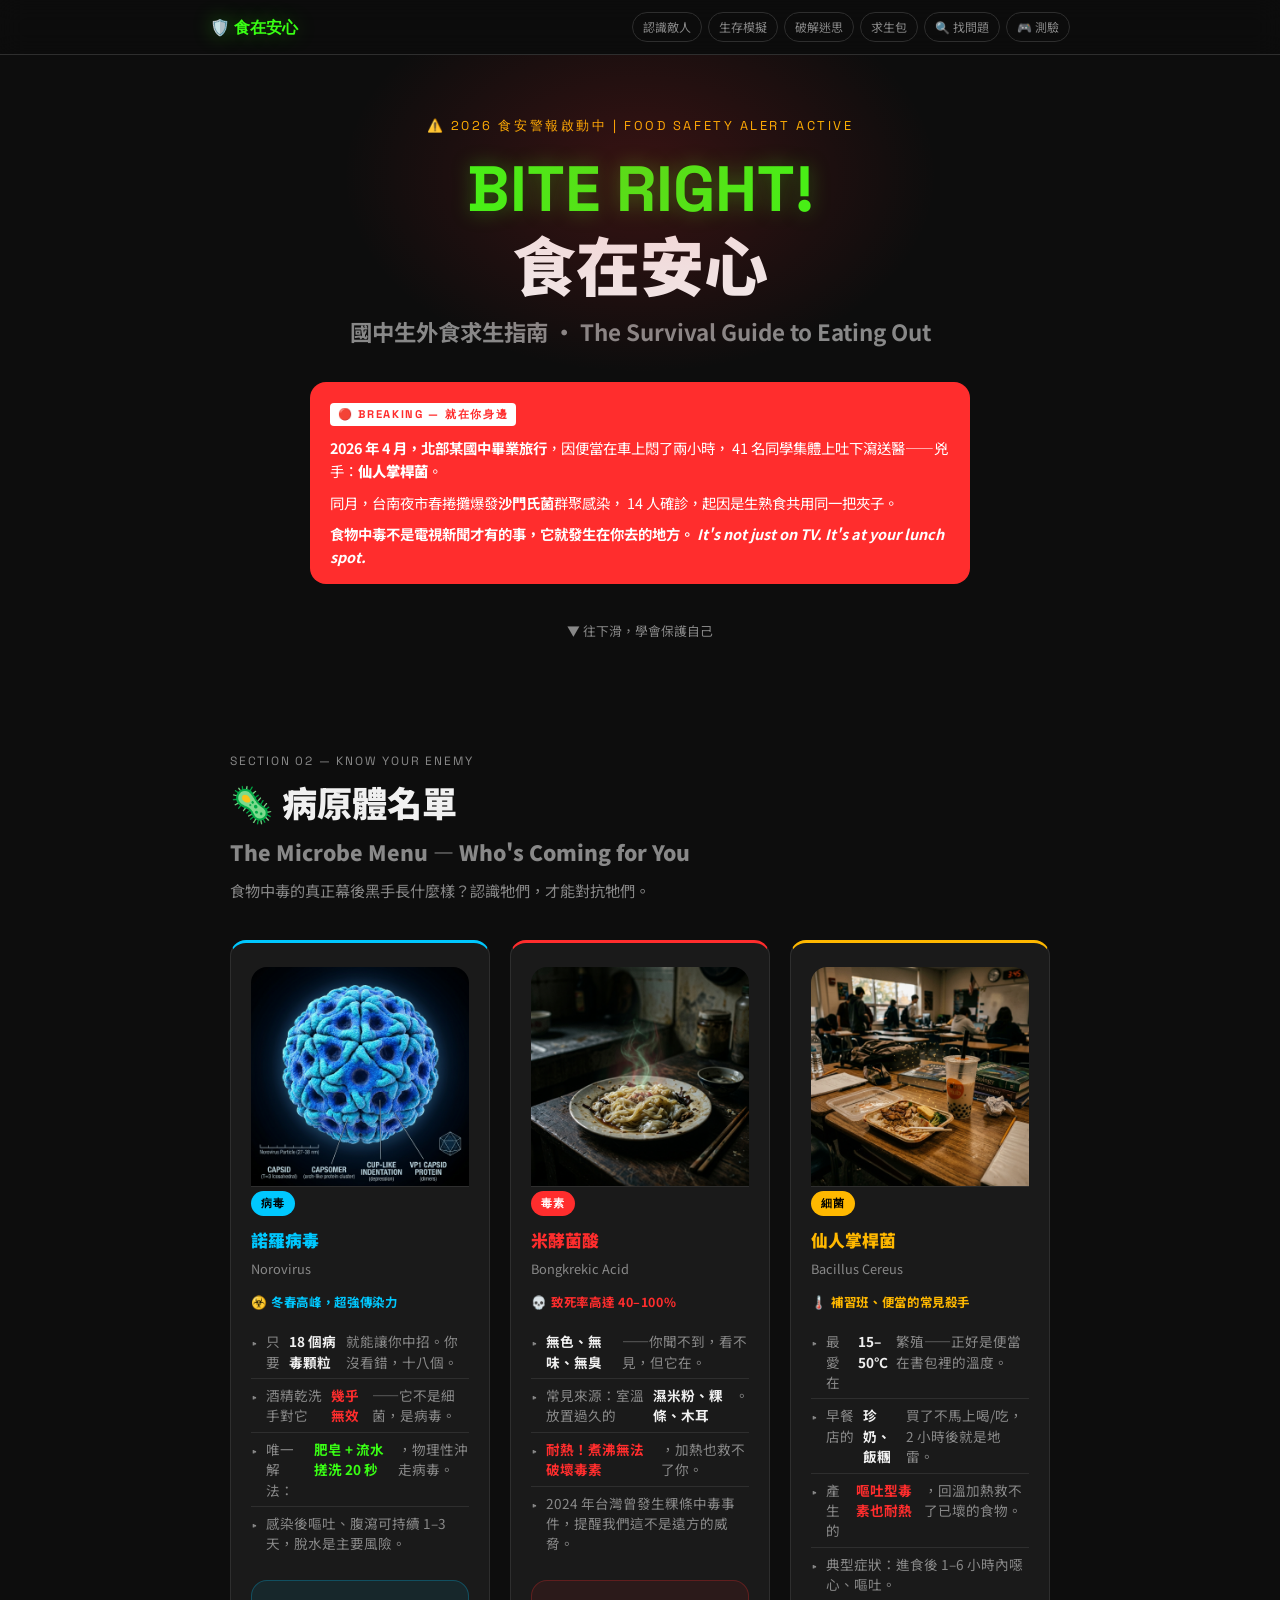
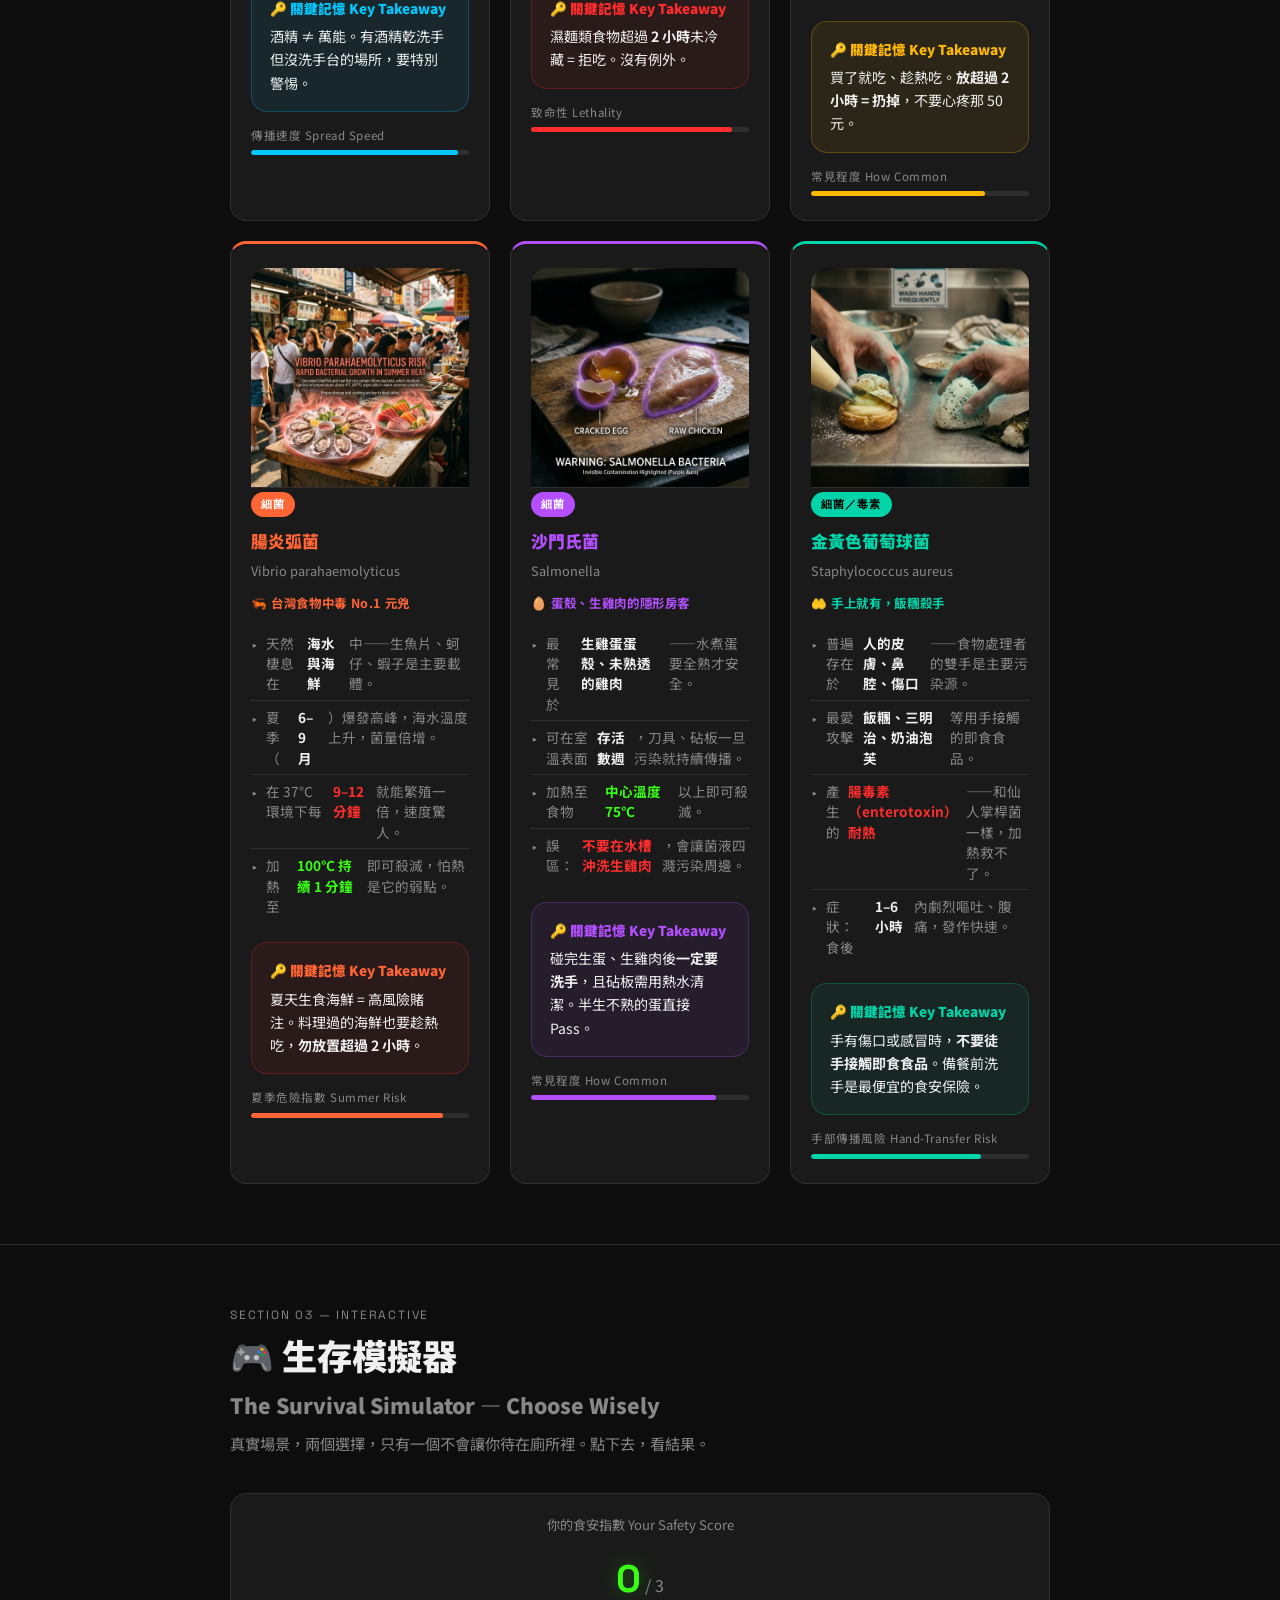
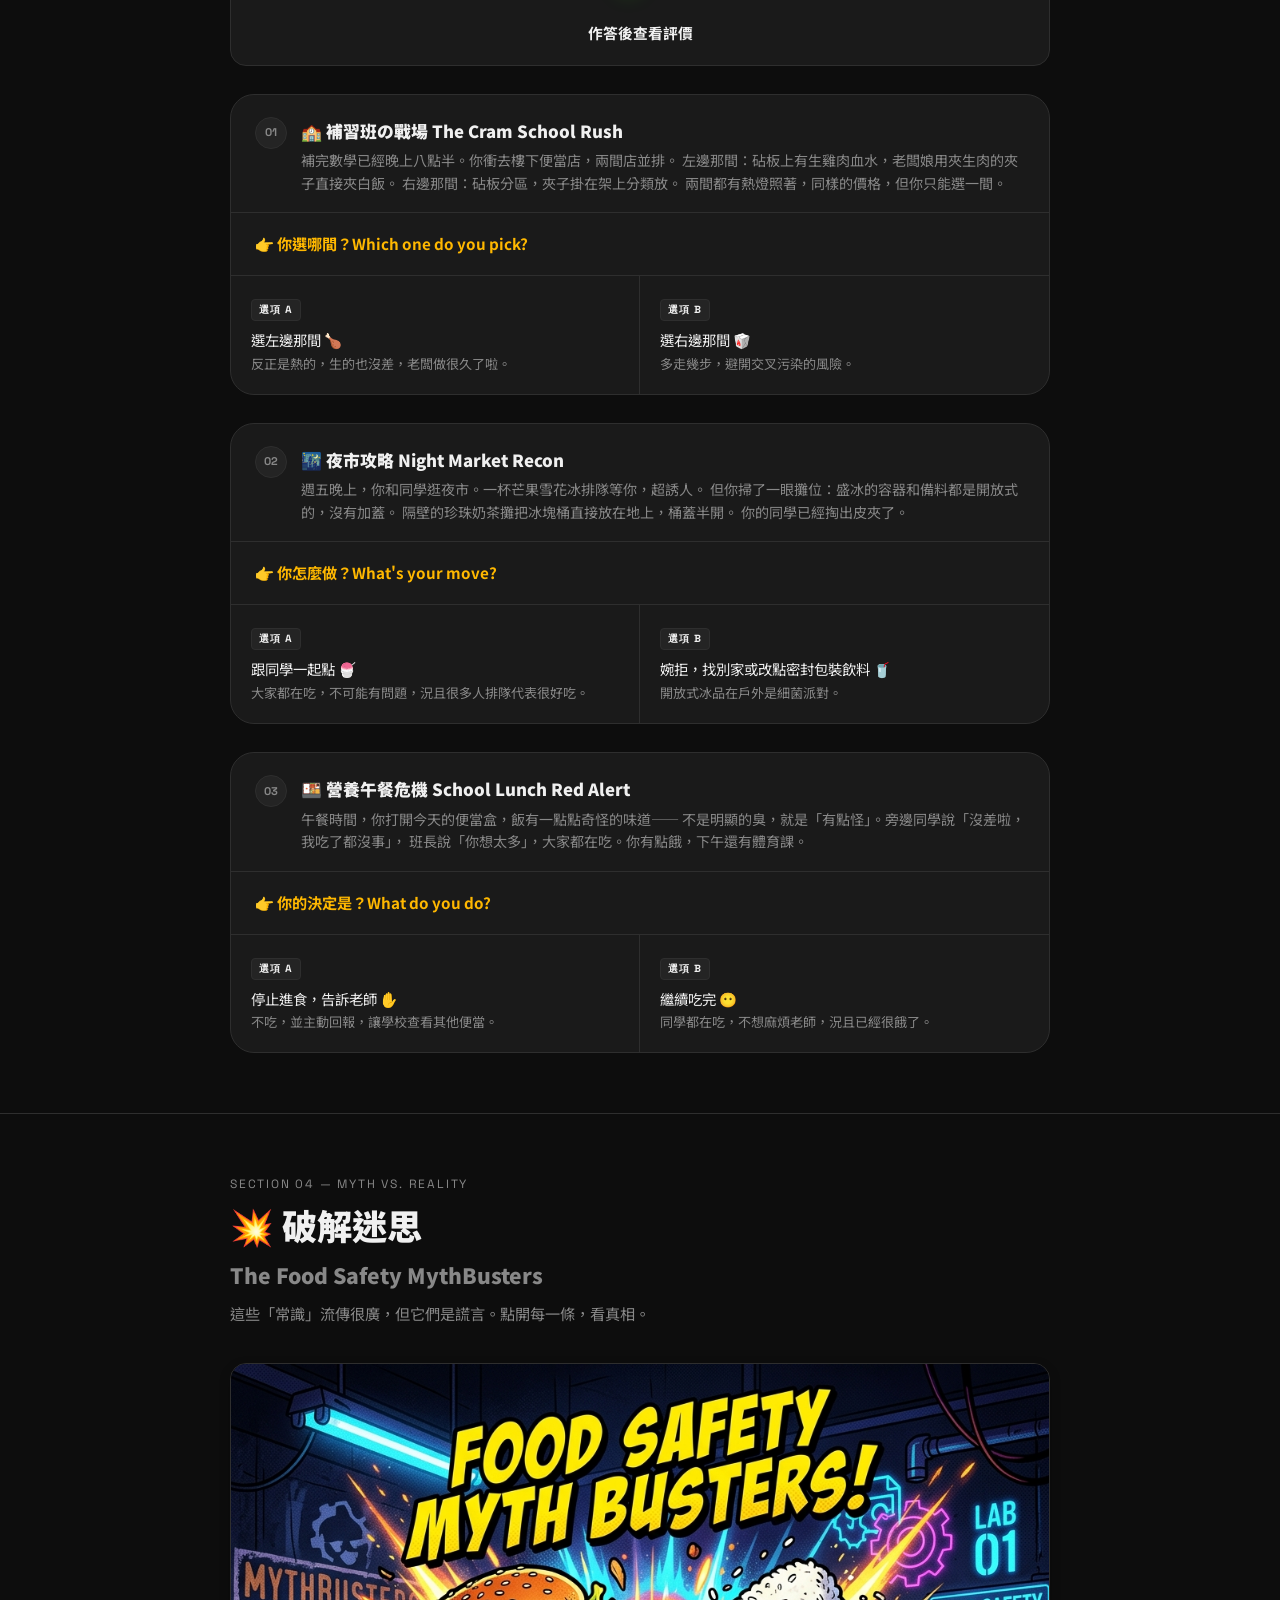
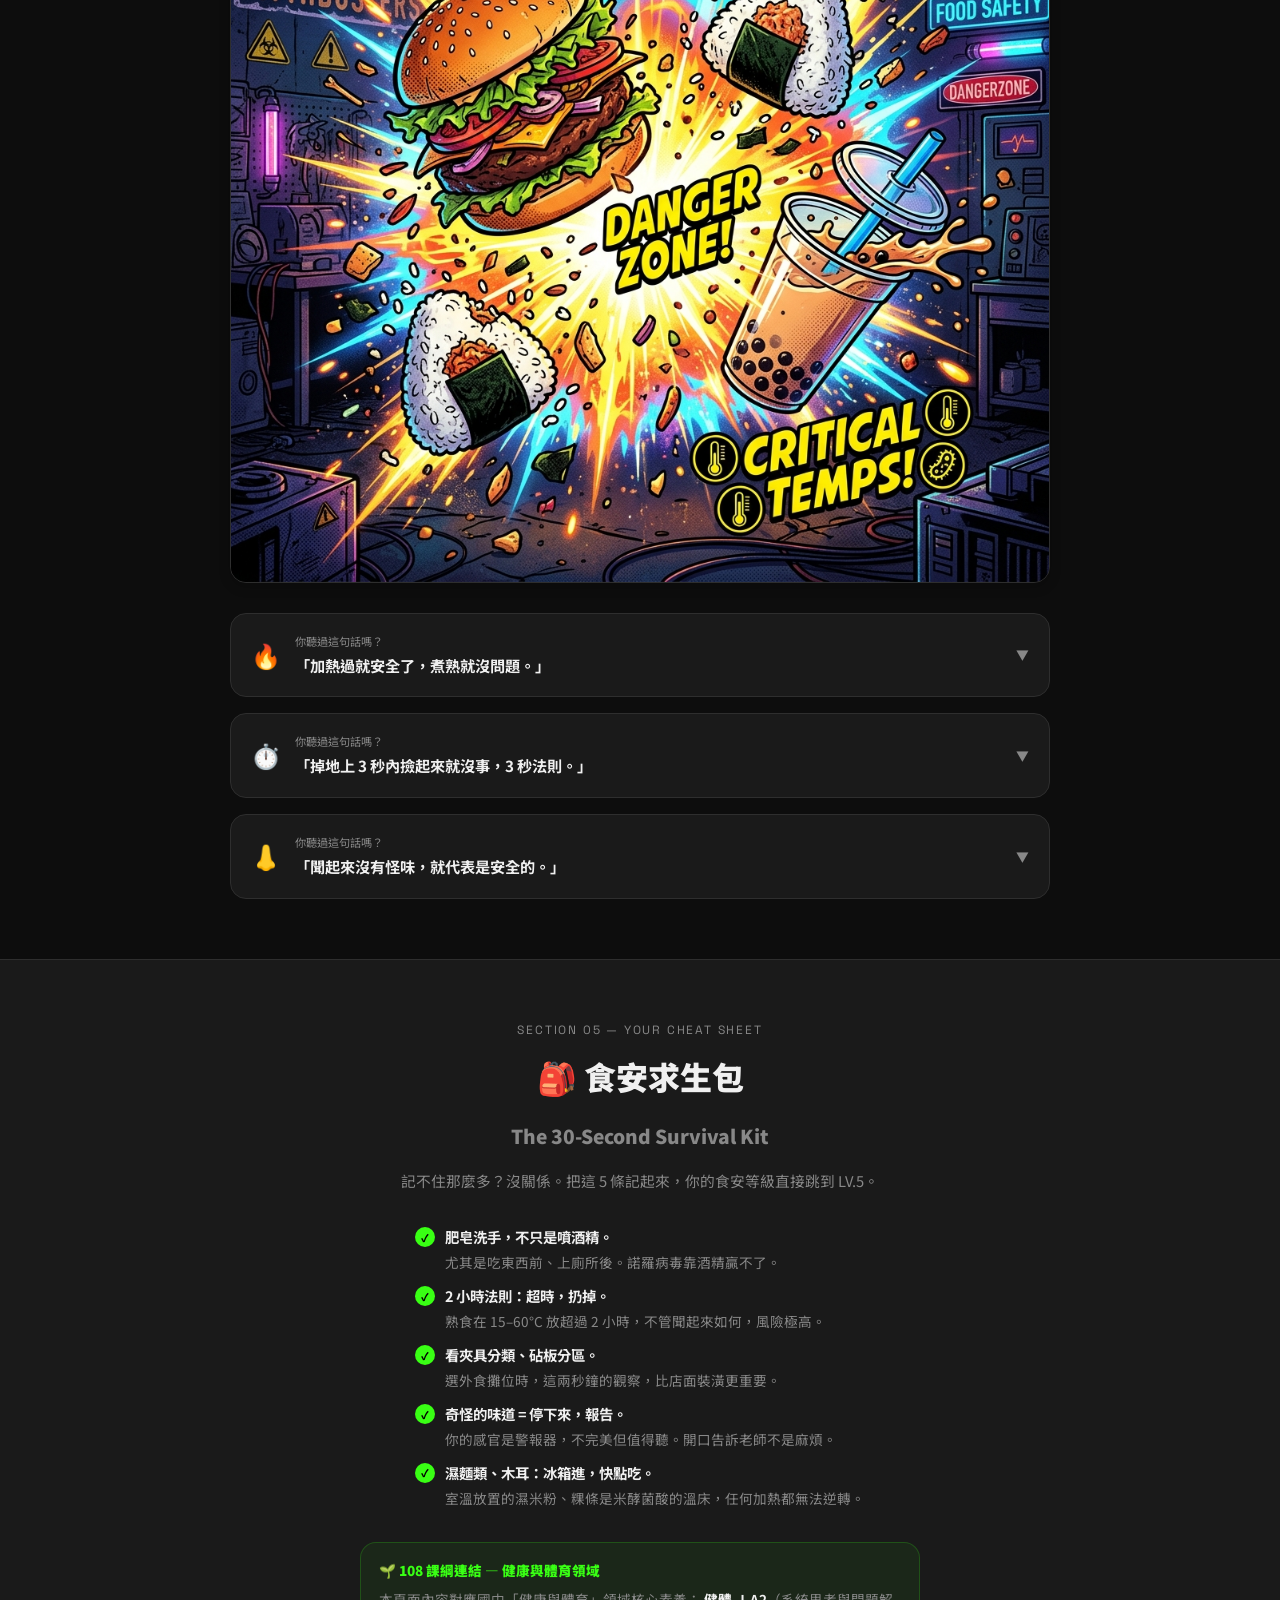
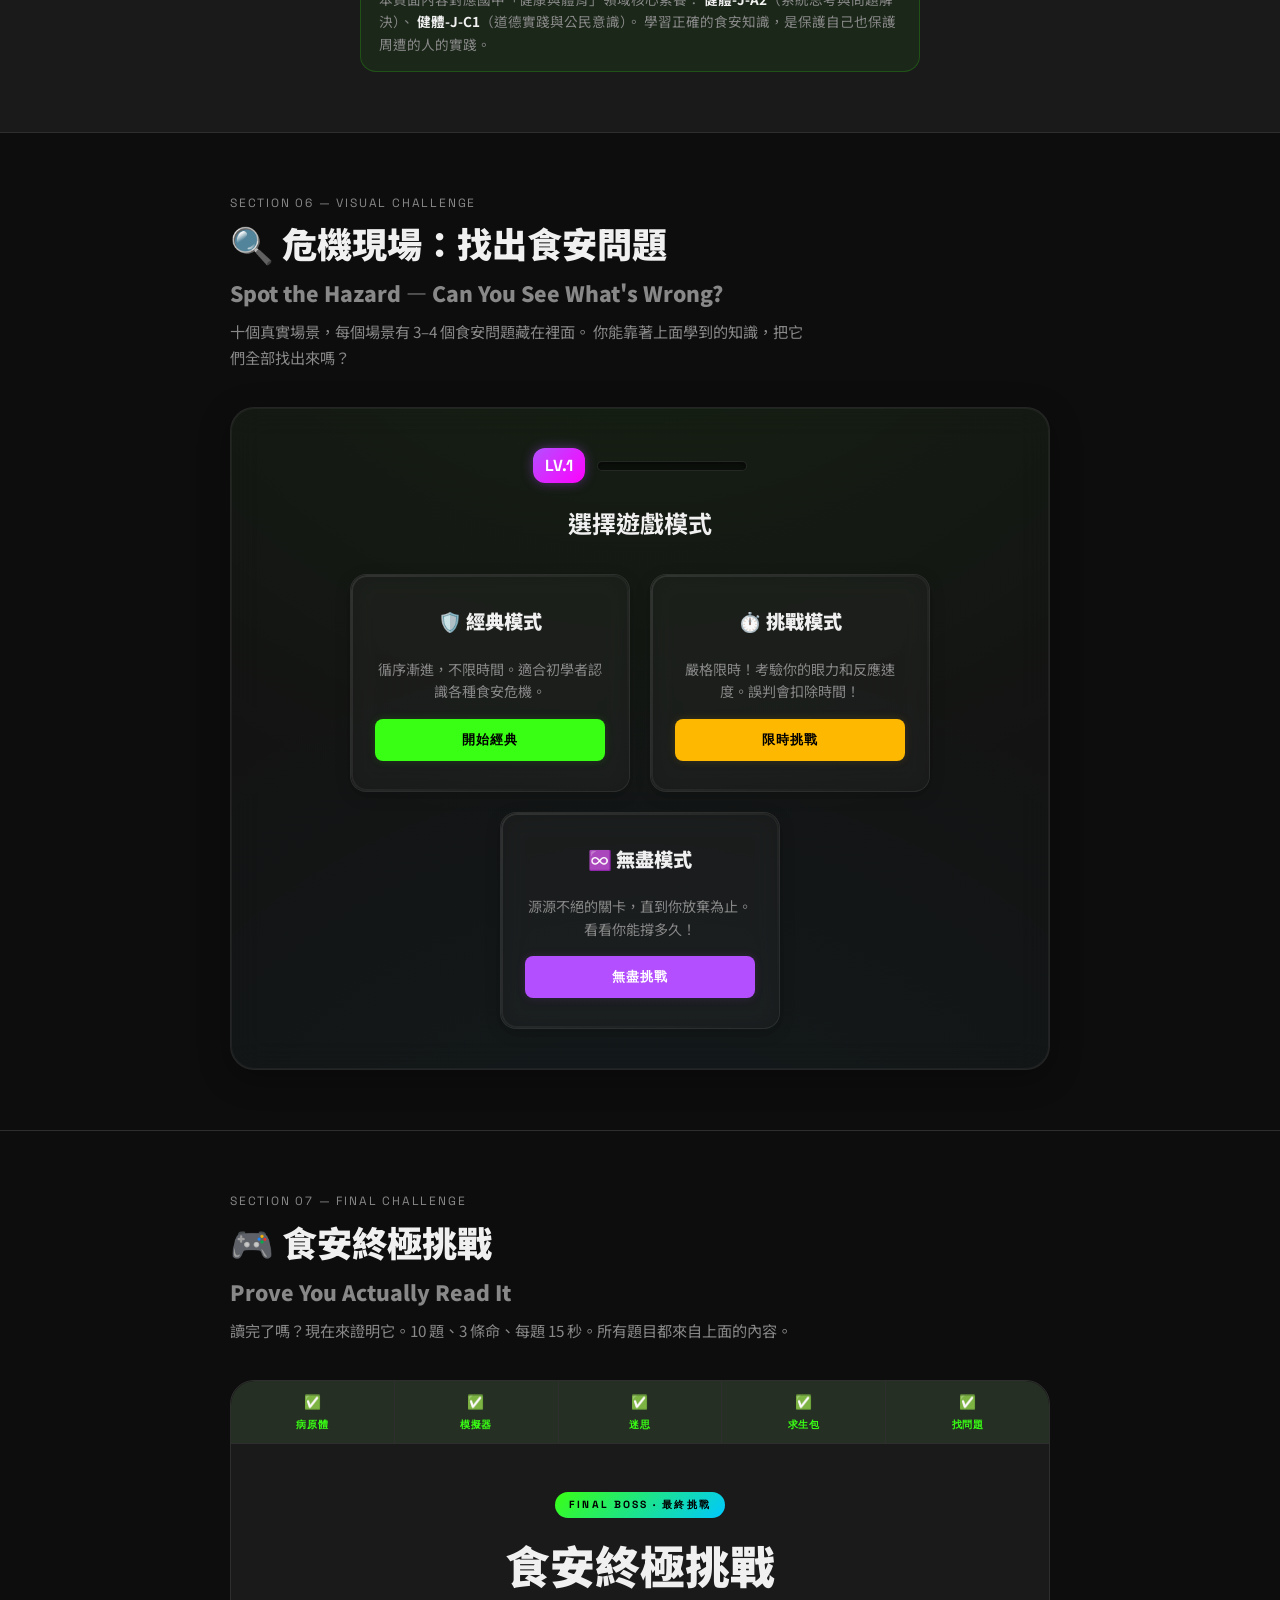
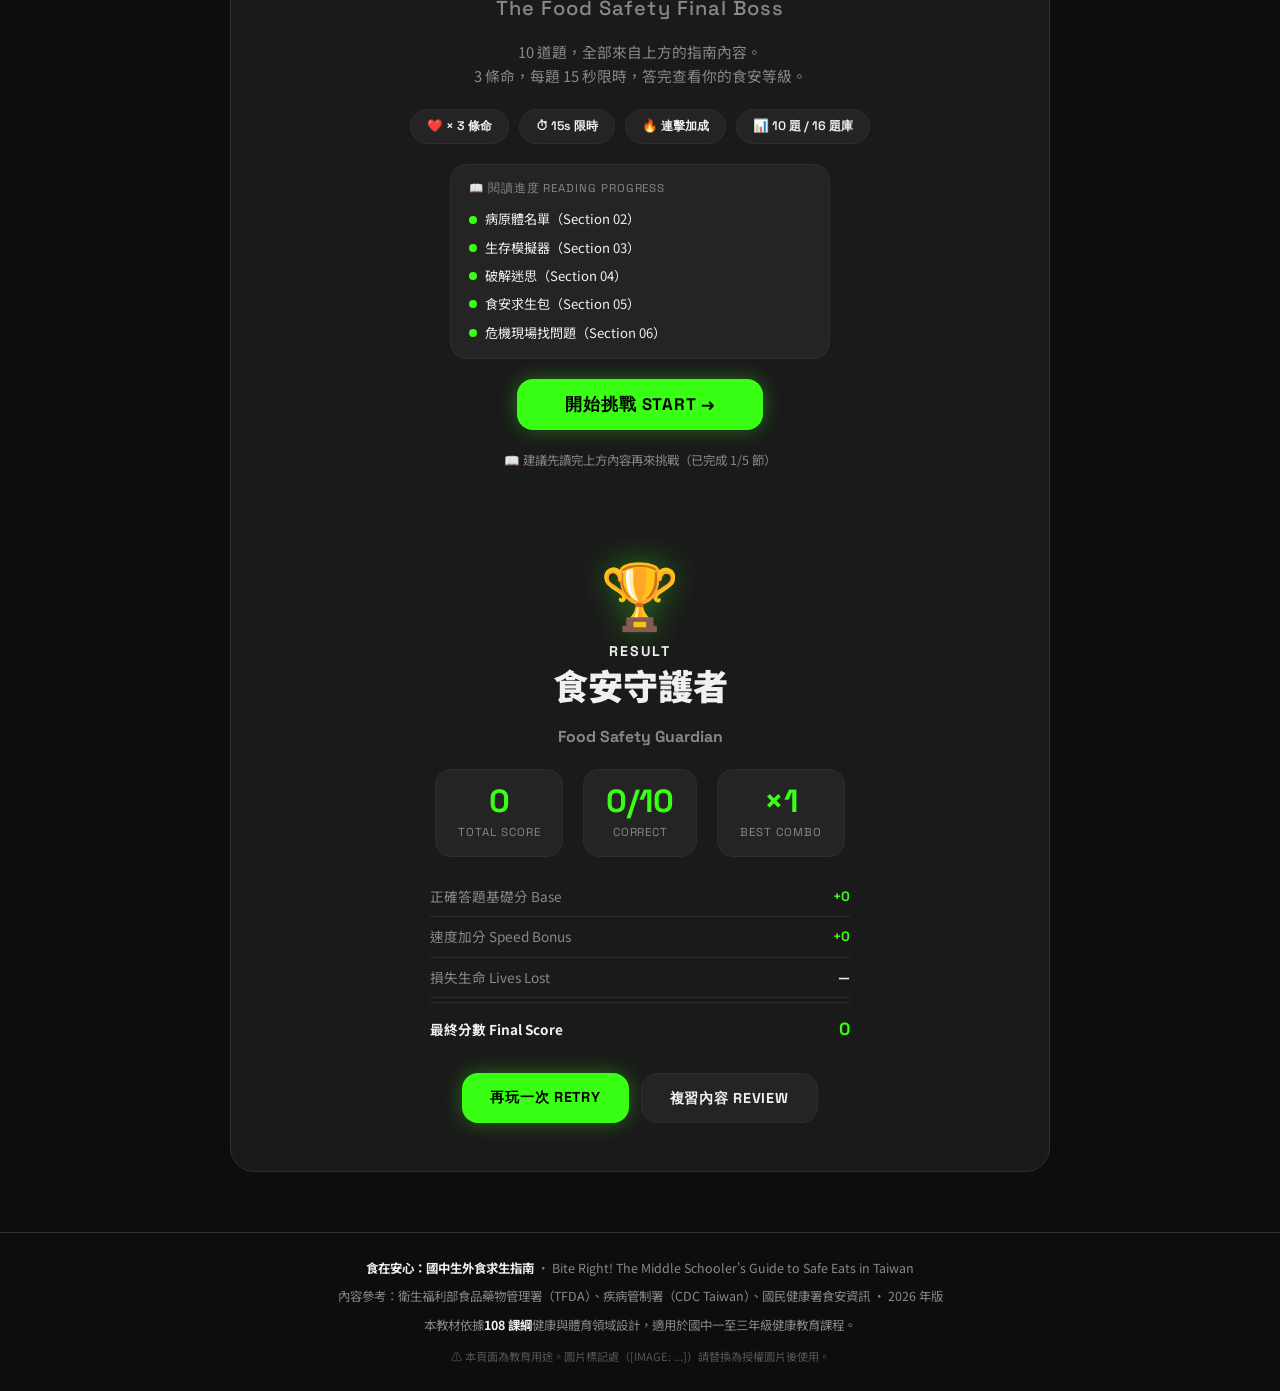
<file: index.html>
<!DOCTYPE html>
<html lang="zh-TW">
<head>
  <meta charset="UTF-8" />
  <meta name="viewport" content="width=device-width, initial-scale=1.0" />
  <meta name="description" content="108課綱對應的國中食安互動教材——認識諾羅病毒、米酵菌酸、仙人掌桿菌，並用小遊戲測驗你的食安知識。" />
  <title>食在安心：國中生外食求生指南 | Bite Right!</title>

  <!-- Google Fonts: Noto Sans TC (Traditional Chinese) + Space Grotesk -->
  <link rel="preconnect" href="https://fonts.googleapis.com" />
  <link rel="preconnect" href="https://fonts.gstatic.com" crossorigin />
  <link href="https://fonts.googleapis.com/css2?family=Noto+Sans+TC:wght@400;500;700;900&family=Space+Grotesk:wght@400;500;700&display=swap" rel="stylesheet" />

  <!-- Page styles -->
  <link rel="stylesheet" href="css/style.css" />
  <!-- Spot-the-Hazard game styles -->
  <link rel="stylesheet" href="css/spotgame.css" />
  <!-- Quiz game styles -->
  <link rel="stylesheet" href="css/game.css" />
</head>
<body>

  <!-- ============================================================
       NAVIGATION
       ============================================================ -->
  <nav class="nav">
    <div class="nav__inner">
      <div class="nav__logo">🛡️ 食在安心</div>
      <div class="nav__links">
        <a href="#microbes">認識敵人</a>
        <a href="#simulator">生存模擬</a>
        <a href="#myths">破解迷思</a>
        <a href="#kit">求生包</a>
        <a href="#spot">🔍 找問題</a>
        <a href="#game">🎮 測驗</a>
      </div>
    </div>
  </nav>


  <!-- ============================================================
       SECTION 1 — HERO "GROSS-OUT" HOOK
       ============================================================ -->
  <section class="hero" id="top">
    <div class="container">

      <p class="hero__eyebrow">⚠️ 2026 食安警報啟動中 | Food Safety Alert Active</p>

      <h1 class="hero__title">
        <span class="bite">BITE RIGHT!</span>
        食在安心
      </h1>
      <p class="hero__subtitle">國中生外食求生指南 · The Survival Guide to Eating Out</p>

      <!-- Breaking news banner -->
      <div class="breaking-news">
        <span class="breaking-news__label">🔴 Breaking — 就在你身邊</span>
        <p>
          <strong>2026 年 4 月，北部某國中畢業旅行</strong>，因便當在車上悶了兩小時，
          41 名同學集體上吐下瀉送醫——兇手：<span style="font-weight:900;">仙人掌桿菌</span>。
        </p>
        <p>
          同月，台南夜市春捲攤爆發<strong>沙門氏菌</strong>群聚感染，
          14 人確診，起因是生熟食共用同一把夾子。
        </p>
        <p style="font-weight:700; margin-top:4px;">
          食物中毒不是電視新聞才有的事，它就發生在你去的地方。
          <em>It's not just on TV. It's at your lunch spot.</em>
        </p>
      </div>

      <p class="hero__scroll-hint">▼ 往下滑，學會保護自己</p>

    </div>
  </section>


  <!-- ============================================================
       SECTION 2 — MICROBE MENU (Know Your Enemy)
       ============================================================ -->
  <section class="section" id="microbes">
    <div class="container">

      <div class="section__header">
        <p class="section-label">Section 02 — Know Your Enemy</p>
        <h2 class="section__title">🦠 病原體名單<br />
          <span>The Microbe Menu — Who's Coming for You</span>
        </h2>
        <p class="section__desc">食物中毒的真正幕後黑手長什麼樣？認識牠們，才能對抗牠們。</p>
      </div>

      <div class="microbe-grid">

        <!-- ── Card 1: Norovirus ── -->
        <div class="microbe-card microbe-card--norovirus">
          <img src="images/microbe_norovirus_1776411745091.png" alt="Norovirus particle" style="width: 100%; height: 220px; object-fit: cover; border-top-left-radius: var(--radius-md); border-top-right-radius: var(--radius-md); display: block; border-bottom: 1px solid var(--color-border);" />
          <span class="tag tag--blue">病毒</span>
          <div class="microbe-card__name" style="color:var(--color-info-blue);">諾羅病毒</div>
          <div class="microbe-card__name-zh">Norovirus</div>
          <div class="microbe-card__threat" style="color:var(--color-info-blue);">☣️ 冬春高峰，超強傳染力</div>

          <ul class="microbe-card__fact-list">
            <li>只要 <strong style="color:var(--color-text-primary);">18 個病毒顆粒</strong>就能讓你中招。你沒看錯，十八個。</li>
            <li>酒精乾洗手對它<strong style="color:var(--color-alert-red);">幾乎無效</strong>——它不是細菌，是病毒。</li>
            <li>唯一解法：<strong style="color:var(--color-neon-green);">肥皂 + 流水搓洗 20 秒</strong>，物理性沖走病毒。</li>
            <li>感染後嘔吐、腹瀉可持續 1–3 天，脫水是主要風險。</li>
          </ul>

          <div class="callout callout--blue">
            <div class="callout__title">🔑 關鍵記憶 Key Takeaway</div>
            酒精 ≠ 萬能。有酒精乾洗手但沒洗手台的場所，要特別警惕。
          </div>

          <div class="danger-meter">
            傳播速度 Spread Speed
            <div class="danger-meter__bar">
              <div class="danger-meter__fill" style="width:95%; background:var(--color-info-blue);"></div>
            </div>
          </div>
        </div>

        <!-- ── Card 2: Bongkrekic Acid ── -->
        <div class="microbe-card microbe-card--bongkrekic">
          <img src="images/microbe_bongkrekic_1776411769425.png" alt="Bongkrekic Acid" style="width: 100%; height: 220px; object-fit: cover; border-top-left-radius: var(--radius-md); border-top-right-radius: var(--radius-md); display: block; border-bottom: 1px solid var(--color-border);" />
          <span class="tag tag--red">毒素</span>
          <div class="microbe-card__name" style="color:var(--color-alert-red);">米酵菌酸</div>
          <div class="microbe-card__name-zh">Bongkrekic Acid</div>
          <div class="microbe-card__threat" style="color:var(--color-alert-red);">💀 致死率高達 40–100%</div>

          <ul class="microbe-card__fact-list">
            <li><strong style="color:var(--color-text-primary);">無色、無味、無臭</strong>——你聞不到，看不見，但它在。</li>
            <li>常見來源：室溫放置過久的<strong style="color:var(--color-text-primary);">濕米粉、粿條、木耳</strong>。</li>
            <li><strong style="color:var(--color-alert-red);">耐熱！煮沸無法破壞毒素</strong>，加熱也救不了你。</li>
            <li>2024 年台灣曾發生粿條中毒事件，提醒我們這不是遠方的威脅。</li>
          </ul>

          <div class="callout callout--red">
            <div class="callout__title">🔑 關鍵記憶 Key Takeaway</div>
            濕麵類食物超過 <strong>2 小時</strong>未冷藏 = 拒吃。沒有例外。
          </div>

          <div class="danger-meter">
            致命性 Lethality
            <div class="danger-meter__bar">
              <div class="danger-meter__fill" style="width:92%; background:var(--color-alert-red);"></div>
            </div>
          </div>
        </div>

        <!-- ── Card 3: Bacillus Cereus ── -->
        <div class="microbe-card microbe-card--bacillus">
          <img src="images/microbe_bacillus_1776411798954.png" alt="Bacillus Cereus threat" style="width: 100%; height: 220px; object-fit: cover; border-top-left-radius: var(--radius-md); border-top-right-radius: var(--radius-md); display: block; border-bottom: 1px solid var(--color-border);" />
          <span class="tag tag--yellow">細菌</span>
          <div class="microbe-card__name" style="color:var(--color-warning);">仙人掌桿菌</div>
          <div class="microbe-card__name-zh">Bacillus Cereus</div>
          <div class="microbe-card__threat" style="color:var(--color-warning);">🌡️ 補習班、便當的常見殺手</div>

          <ul class="microbe-card__fact-list">
            <li>最愛在 <strong style="color:var(--color-text-primary);">15–50°C</strong> 繁殖——正好是便當在書包裡的溫度。</li>
            <li>早餐店的<strong style="color:var(--color-text-primary);">珍奶、飯糰</strong>買了不馬上喝/吃，2 小時後就是地雷。</li>
            <li>產生的<strong style="color:var(--color-alert-red);">嘔吐型毒素也耐熱</strong>，回溫加熱救不了已壞的食物。</li>
            <li>典型症狀：進食後 1–6 小時內噁心、嘔吐。</li>
          </ul>

          <div class="callout callout--yellow">
            <div class="callout__title">🔑 關鍵記憶 Key Takeaway</div>
            買了就吃、趁熱吃。<strong>放超過 2 小時 = 扔掉</strong>，不要心疼那 50 元。
          </div>

          <div class="danger-meter">
            常見程度 How Common
            <div class="danger-meter__bar">
              <div class="danger-meter__fill" style="width:80%; background:var(--color-warning);"></div>
            </div>
          </div>
        </div>

        <!-- ── Card 4: Vibrio parahaemolyticus ── -->
        <div class="microbe-card microbe-card--vibrio">
          <img src="images/microbe_vibrio_1776411833318.png" alt="Vibrio parahaemolyticus in seafood" style="width: 100%; height: 220px; object-fit: cover; border-top-left-radius: var(--radius-md); border-top-right-radius: var(--radius-md); display: block; border-bottom: 1px solid var(--color-border);" />
          <span class="tag tag--coral">細菌</span>
          <div class="microbe-card__name" style="color:var(--color-coral);">腸炎弧菌</div>
          <div class="microbe-card__name-zh">Vibrio parahaemolyticus</div>
          <div class="microbe-card__threat" style="color:var(--color-coral);">🦐 台灣食物中毒 No.1 元兇</div>

          <ul class="microbe-card__fact-list">
            <li>天然棲息在<strong style="color:var(--color-text-primary);">海水與海鮮</strong>中——生魚片、蚵仔、蝦子是主要載體。</li>
            <li>夏季（<strong style="color:var(--color-text-primary);">6–9 月</strong>）爆發高峰，海水溫度上升，菌量倍增。</li>
            <li>在 37°C 環境下每 <strong style="color:var(--color-alert-red);">9–12 分鐘</strong>就能繁殖一倍，速度驚人。</li>
            <li>加熱至 <strong style="color:var(--color-neon-green);">100°C 持續 1 分鐘</strong>即可殺滅，怕熱是它的弱點。</li>
          </ul>

          <div class="callout callout--red" style="--callout-accent: var(--color-coral);">
            <div class="callout__title" style="color:var(--color-coral);">🔑 關鍵記憶 Key Takeaway</div>
            夏天生食海鮮 = 高風險賭注。料理過的海鮮也要趁熱吃，<strong>勿放置超過 2 小時</strong>。
          </div>

          <div class="danger-meter">
            夏季危險指數 Summer Risk
            <div class="danger-meter__bar">
              <div class="danger-meter__fill" style="width:88%; background:var(--color-coral);"></div>
            </div>
          </div>
        </div>

        <!-- ── Card 5: Salmonella ── -->
        <div class="microbe-card microbe-card--salmonella">
          <img src="images/microbe_salmonella_1776411872587.png" alt="Salmonella on raw egg" style="width: 100%; height: 220px; object-fit: cover; border-top-left-radius: var(--radius-md); border-top-right-radius: var(--radius-md); display: block; border-bottom: 1px solid var(--color-border);" />
          <span class="tag tag--purple">細菌</span>
          <div class="microbe-card__name" style="color:var(--color-purple);">沙門氏菌</div>
          <div class="microbe-card__name-zh">Salmonella</div>
          <div class="microbe-card__threat" style="color:var(--color-purple);">🥚 蛋殼、生雞肉的隱形房客</div>

          <ul class="microbe-card__fact-list">
            <li>最常見於<strong style="color:var(--color-text-primary);">生雞蛋蛋殼、未熟透的雞肉</strong>——水煮蛋要全熟才安全。</li>
            <li>可在室溫表面<strong style="color:var(--color-text-primary);">存活數週</strong>，刀具、砧板一旦污染就持續傳播。</li>
            <li>加熱至食物<strong style="color:var(--color-neon-green);">中心溫度 75°C</strong> 以上即可殺滅。</li>
            <li>誤區：<strong style="color:var(--color-alert-red);">不要在水槽沖洗生雞肉</strong>，會讓菌液四濺污染周邊。</li>
          </ul>

          <div class="callout" style="background:rgba(180,79,255,0.08); border:1px solid rgba(180,79,255,0.25);">
            <div class="callout__title" style="color:var(--color-purple);">🔑 關鍵記憶 Key Takeaway</div>
            碰完生蛋、生雞肉後<strong>一定要洗手</strong>，且砧板需用熱水清潔。半生不熟的蛋直接 Pass。
          </div>

          <div class="danger-meter">
            常見程度 How Common
            <div class="danger-meter__bar">
              <div class="danger-meter__fill" style="width:85%; background:var(--color-purple);"></div>
            </div>
          </div>
        </div>

        <!-- ── Card 6: Staphylococcus aureus ── -->
        <div class="microbe-card microbe-card--staph">
          <img src="images/microbe_staph_1776411915911.png" alt="Staphylococcus aureus on bare hands" style="width: 100%; height: 220px; object-fit: cover; border-top-left-radius: var(--radius-md); border-top-right-radius: var(--radius-md); display: block; border-bottom: 1px solid var(--color-border);" />
          <span class="tag tag--teal">細菌／毒素</span>
          <div class="microbe-card__name" style="color:var(--color-teal);">金黃色葡萄球菌</div>
          <div class="microbe-card__name-zh">Staphylococcus aureus</div>
          <div class="microbe-card__threat" style="color:var(--color-teal);">🤲 手上就有，飯糰殺手</div>

          <ul class="microbe-card__fact-list">
            <li>普遍存在於<strong style="color:var(--color-text-primary);">人的皮膚、鼻腔、傷口</strong>——食物處理者的雙手是主要污染源。</li>
            <li>最愛攻擊<strong style="color:var(--color-text-primary);">飯糰、三明治、奶油泡芙</strong>等用手接觸的即食食品。</li>
            <li>產生的<strong style="color:var(--color-alert-red);">腸毒素（enterotoxin）耐熱</strong>——和仙人掌桿菌一樣，加熱救不了。</li>
            <li>症狀：食後 <strong style="color:var(--color-text-primary);">1–6 小時</strong>內劇烈嘔吐、腹痛，發作快速。</li>
          </ul>

          <div class="callout" style="background:rgba(0,212,168,0.07); border:1px solid rgba(0,212,168,0.25);">
            <div class="callout__title" style="color:var(--color-teal);">🔑 關鍵記憶 Key Takeaway</div>
            手有傷口或感冒時，<strong>不要徒手接觸即食食品</strong>。備餐前洗手是最便宜的食安保險。
          </div>

          <div class="danger-meter">
            手部傳播風險 Hand-Transfer Risk
            <div class="danger-meter__bar">
              <div class="danger-meter__fill" style="width:78%; background:var(--color-teal);"></div>
            </div>
          </div>
        </div>

      </div><!-- /.microbe-grid -->
    </div>
  </section>


  <!-- ============================================================
       SECTION 3 — SURVIVAL SIMULATOR (Interactive Scenarios)
       ============================================================ -->
  <section class="section" id="simulator">
    <div class="container">

      <div class="section__header">
        <p class="section-label">Section 03 — Interactive</p>
        <h2 class="section__title">🎮 生存模擬器<br />
          <span>The Survival Simulator — Choose Wisely</span>
        </h2>
        <p class="section__desc">真實場景，兩個選擇，只有一個不會讓你待在廁所裡。點下去，看結果。</p>
      </div>

      <!-- Score tracker -->
      <div class="score-tracker">
        <div class="score-tracker__label">你的食安指數 Your Safety Score</div>
        <div>
          <span class="score-tracker__num" id="score-display">0</span>
          <span class="score-tracker__total"> / 3</span>
        </div>
        <div class="score-tracker__verdict" id="score-verdict">作答後查看評價</div>
      </div>

      <div class="scenario-list">

        <!-- ══ Scenario 1: Cram School ══ -->
        <div class="scenario-card" id="scenario-1">
          <div class="scenario-card__header">
            <div class="scenario-card__num">01</div>
            <div>
              <div class="scenario-card__title">🏫 補習班の戰場 The Cram School Rush</div>
              <p class="scenario-card__context">
                補完數學已經晚上八點半。你衝去樓下便當店，兩間店並排。
                左邊那間：砧板上有生雞肉血水，老闆娘用夾生肉的夾子直接夾白飯。
                右邊那間：砧板分區，夾子掛在架上分類放。
                兩間都有熱燈照著，同樣的價格，但你只能選一間。
              </p>
            </div>
          </div>
          <div class="scenario-card__question">👉 你選哪間？Which one do you pick?</div>
          <div class="scenario-card__options">
            <button class="option-btn" data-scenario="1" data-choice="A" data-correct="false"
              onclick="handleChoice(this)">
              <span class="option-btn__label">選項 A</span>
              <span class="option-btn__text">
                選左邊那間 🍗<br />
                <span style="font-size:0.82rem; color:var(--color-text-muted);">反正是熱的，生的也沒差，老闆做很久了啦。</span>
              </span>
            </button>
            <button class="option-btn" data-scenario="1" data-choice="B" data-correct="true"
              onclick="handleChoice(this)">
              <span class="option-btn__label">選項 B</span>
              <span class="option-btn__text">
                選右邊那間 🥡<br />
                <span style="font-size:0.82rem; color:var(--color-text-muted);">多走幾步，避開交叉污染的風險。</span>
              </span>
            </button>
          </div>
          <div class="consequence consequence--wrong" id="consequence-1-A">
            <div class="consequence__verdict">💀 GG！你的腸胃今晚有麻煩了。</div>
            <p>
              生雞肉含有<strong>沙門氏菌</strong>與<strong>彎曲桿菌（Campylobacter）</strong>。
              用同一支夾子夾生肉再夾熟食，叫做「<strong>交叉污染 (cross-contamination)</strong>」，
              是台灣外食中毒頭號原因之一。
            </p>
            <p style="margin-top:8px;">熱燈只是保溫，不是殺菌。你吃進去的不只是雞腿飯，還有上千萬隻細菌的大餐。</p>
            <div class="pill-row">
              <span class="pill">交叉污染</span><span class="pill">沙門氏菌</span><span class="pill">彎曲桿菌</span>
            </div>
          </div>
          <div class="consequence consequence--correct" id="consequence-1-B">
            <div class="consequence__verdict">✅ 正確！你剛救了自己的腸胃。</div>
            <p>
              觀察到<strong>砧板分區</strong>（生熟食分開）和<strong>夾具分類</strong>，
              是判斷店家衛生習慣的兩個關鍵秒殺指標。
            </p>
            <p style="margin-top:8px;">好的習慣不需要認證——就是這些小細節。多走那幾步路，物超所值。</p>
            <div class="pill-row">
              <span class="pill">生熟食分離</span><span class="pill">夾具分類</span><span class="pill">衛生觀察力</span>
            </div>
          </div>
        </div><!-- /#scenario-1 -->

        <!-- ══ Scenario 2: Night Market ══ -->
        <div class="scenario-card" id="scenario-2">
          <div class="scenario-card__header">
            <div class="scenario-card__num">02</div>
            <div>
              <div class="scenario-card__title">🌃 夜市攻略 Night Market Recon</div>
              <p class="scenario-card__context">
                週五晚上，你和同學逛夜市。一杯芒果雪花冰排隊等你，超誘人。
                但你掃了一眼攤位：盛冰的容器和備料都是開放式的，沒有加蓋。
                隔壁的珍珠奶茶攤把冰塊桶直接放在地上，桶蓋半開。
                你的同學已經掏出皮夾了。
              </p>
            </div>
          </div>
          <div class="scenario-card__question">👉 你怎麼做？What's your move?</div>
          <div class="scenario-card__options">
            <button class="option-btn" data-scenario="2" data-choice="A" data-correct="false"
              onclick="handleChoice(this)">
              <span class="option-btn__label">選項 A</span>
              <span class="option-btn__text">
                跟同學一起點 🍧<br />
                <span style="font-size:0.82rem; color:var(--color-text-muted);">大家都在吃，不可能有問題，況且很多人排隊代表很好吃。</span>
              </span>
            </button>
            <button class="option-btn" data-scenario="2" data-choice="B" data-correct="true"
              onclick="handleChoice(this)">
              <span class="option-btn__label">選項 B</span>
              <span class="option-btn__text">
                婉拒，找別家或改點密封包裝飲料 🥤<br />
                <span style="font-size:0.82rem; color:var(--color-text-muted);">開放式冰品在戶外是細菌派對。</span>
              </span>
            </button>
          </div>
          <div class="consequence consequence--wrong" id="consequence-2-A">
            <div class="consequence__verdict">🤢 高風險！排隊人多不代表安全。</div>
            <p>
              夜市環境飛蟲多、灰塵大，<strong>開放式冰品</strong>是微生物的天堂。
              冰塊一旦受糞口途徑污染（E. coli、諾羅病毒），整批都是地雷。
            </p>
            <p style="margin-top:8px;">排隊人多 = 很多人也在冒這個險。食物中毒潛伏期長達 24–72 小時，今天沒事不代表明天不倒。</p>
            <div class="pill-row">
              <span class="pill">開放式食物</span><span class="pill">冰塊污染</span><span class="pill">諾羅病毒</span>
            </div>
          </div>
          <div class="consequence consequence--correct" id="consequence-2-B">
            <div class="consequence__verdict">✅ 聰明！你懂得在夜市存活。</div>
            <p><strong>冰品的三個危險訊號：</strong>① 容器開蓋暴露、② 冰塊桶置地、③ 配料未加蓋冷藏。</p>
            <p style="margin-top:8px;">密封罐裝飲料是夜市最安全的選項。不用放棄夜市，只要更會選。</p>
            <div class="pill-row">
              <span class="pill">危險訊號識別</span><span class="pill">密封包裝優先</span><span class="pill">冷藏鏈</span>
            </div>
          </div>
        </div><!-- /#scenario-2 -->

        <!-- ══ Scenario 3: School Lunch ══ -->
        <div class="scenario-card" id="scenario-3">
          <div class="scenario-card__header">
            <div class="scenario-card__num">03</div>
            <div>
              <div class="scenario-card__title">🍱 營養午餐危機 School Lunch Red Alert</div>
              <p class="scenario-card__context">
                午餐時間，你打開今天的便當盒，飯有一點點奇怪的味道——
                不是明顯的臭，就是「有點怪」。旁邊同學說「沒差啦，我吃了都沒事」，
                班長說「你想太多」，大家都在吃。你有點餓，下午還有體育課。
              </p>
            </div>
          </div>
          <div class="scenario-card__question">👉 你的決定是？What do you do?</div>
          <div class="scenario-card__options">
            <button class="option-btn" data-scenario="3" data-choice="A" data-correct="true"
              onclick="handleChoice(this)">
              <span class="option-btn__label">選項 A</span>
              <span class="option-btn__text">
                停止進食，告訴老師 ✋<br />
                <span style="font-size:0.82rem; color:var(--color-text-muted);">不吃，並主動回報，讓學校查看其他便當。</span>
              </span>
            </button>
            <button class="option-btn" data-scenario="3" data-choice="B" data-correct="false"
              onclick="handleChoice(this)">
              <span class="option-btn__label">選項 B</span>
              <span class="option-btn__text">
                繼續吃完 😶<br />
                <span style="font-size:0.82rem; color:var(--color-text-muted);">同學都在吃，不想麻煩老師，況且已經很餓了。</span>
              </span>
            </button>
          </div>
          <div class="consequence consequence--correct" id="consequence-3-A">
            <div class="consequence__verdict">✅ 英雄行為！你可能救了全班。</div>
            <p>「聞起來有點怪」是你的<strong>嗅覺警報系統在運作</strong>，不要無視它。告訴老師不是「麻煩人」，是防止群聚中毒的關鍵動作。</p>
            <p style="margin-top:8px;">2026 年畢旅事件中，有幾個同學回報「感覺怪怪的」，但不好意思開口，繼續吃才釀成大規模送醫。<strong>開口，才是真的勇敢。</strong></p>
            <div class="pill-row">
              <span class="pill">感官警覺</span><span class="pill">主動通報</span><span class="pill">群聚中毒預防</span>
            </div>
          </div>
          <div class="consequence consequence--wrong" id="consequence-3-B">
            <div class="consequence__verdict">💀 你後悔了。體育課沒上到，衝去廁所了。</div>
            <p>「別人吃了沒事」是食安最危險的邏輯之一。每個人的<strong>個人攝入量、免疫力、腸道菌群</strong>都不同；而且症狀有潛伏期，「現在沒事」只代表「還沒發作」。</p>
            <p style="margin-top:8px;">食物異味是微生物代謝廢物的訊號。你的鼻子告訴你了，但你沒聽。</p>
            <div class="pill-row">
              <span class="pill">異味 = 警告訊號</span><span class="pill">潛伏期</span><span class="pill">個體差異</span>
            </div>
          </div>
        </div><!-- /#scenario-3 -->

      </div><!-- /.scenario-list -->
    </div>
  </section>


  <!-- ============================================================
       SECTION 4 — MYTHBUSTERS
       ============================================================ -->
  <section class="section" id="myths">
    <div class="container">

      <div class="section__header">
        <p class="section-label">Section 04 — Myth vs. Reality</p>
        <h2 class="section__title">💥 破解迷思<br />
          <span>The Food Safety MythBusters</span>
        </h2>
        <p class="section__desc">這些「常識」流傳很廣，但它們是謊言。點開每一條，看真相。</p>
      </div>

      <img src="images/mythbusters_hero_1776412410097.png" alt="Food Safety Mythbusters" style="width: 100%; height: auto; border-radius: var(--radius-md); display: block; border: 1px solid var(--color-border); box-shadow: 0 4px 12px rgba(0,0,0,0.2); margin-bottom: 30px;" />

      <div class="myth-list">

        <!-- Myth 1 -->
        <div class="myth-card" id="myth-1">
          <div class="myth-card__header" onclick="toggleMyth('myth-1')">
            <div class="myth-card__icon">🔥</div>
            <div class="myth-card__claim">
              <div class="myth-card__claim-label">你聽過這句話嗎？</div>
              <div class="myth-card__claim-text">「加熱過就安全了，煮熟就沒問題。」</div>
            </div>
            <div class="myth-card__chevron">▼</div>
          </div>
          <div class="myth-card__bust">
            <div class="myth-card__bust-verdict">❌ 錯！BUSTED</div>
            <p class="myth-card__bust-text">
              熱確實可以殺死<strong>細菌本身</strong>，但<strong>部分毒素（toxin）是耐熱的</strong>——加熱後毒素仍然存在，照樣讓你中毒。
            </p>
            <ul style="margin: 10px 0 0 16px; font-size:0.85rem; color:var(--color-text-muted); line-height:1.7;">
              <li><strong style="color:var(--color-warning);">仙人掌桿菌嘔吐毒素</strong>：100°C 煮沸 30 分鐘仍存活。</li>
              <li><strong style="color:var(--color-alert-red);">米酵菌酸</strong>：耐高溫，煮沸完全無法破壞。</li>
              <li><strong style="color:var(--color-text-primary);">金黃色葡萄球菌腸毒素</strong>：耐熱，傷到腸胃再熱也不消失。</li>
            </ul>
            <div class="science-box">
              <strong>科學原理：</strong>
              食物腐敗分兩階段——「細菌增殖」和「毒素累積」。
              你加熱殺的是細菌，但毒素已在食物裡了，加熱移除不了化學分子。
              <strong>不讓它壞，而不是壞了再救。</strong>
            </div>
          </div>
        </div>

        <!-- Myth 2 -->
        <div class="myth-card" id="myth-2">
          <div class="myth-card__header" onclick="toggleMyth('myth-2')">
            <div class="myth-card__icon">⏱️</div>
            <div class="myth-card__claim">
              <div class="myth-card__claim-label">你聽過這句話嗎？</div>
              <div class="myth-card__claim-text">「掉地上 3 秒內撿起來就沒事，3 秒法則。」</div>
            </div>
            <div class="myth-card__chevron">▼</div>
          </div>
          <div class="myth-card__bust">
            <div class="myth-card__bust-verdict">❌ 錯！BUSTED</div>
            <p class="myth-card__bust-text">
              細菌轉移到食物所需的時間是
              <strong style="color:var(--color-alert-red);">毫秒級（milliseconds）</strong>，不是秒。「3 秒法則」在科學上根本不存在。
            </p>
            <ul style="margin: 10px 0 0 16px; font-size:0.85rem; color:var(--color-text-muted); line-height:1.7;">
              <li>美國羅格斯大學 2016 年研究：食物落地<strong>不到一秒</strong>，細菌就轉移了。</li>
              <li>高水分食物（西瓜、溼麵包）轉移量甚至高達 <strong style="color:var(--color-text-primary);">97%</strong>。</li>
              <li>一般教室地板每平方公分有 <strong style="color:var(--color-text-primary);">數千到數萬隻</strong>細菌。</li>
            </ul>
            <div class="science-box">
              <strong>記住這個數字：</strong>
              諾羅病毒感染劑量只需 <strong style="color:var(--color-info-blue);">18 個病毒顆粒</strong>。你確定要賭那「3 秒」？
            </div>
          </div>
        </div>

        <!-- Myth 3 -->
        <div class="myth-card" id="myth-3">
          <div class="myth-card__header" onclick="toggleMyth('myth-3')">
            <div class="myth-card__icon">👃</div>
            <div class="myth-card__claim">
              <div class="myth-card__claim-label">你聽過這句話嗎？</div>
              <div class="myth-card__claim-text">「聞起來沒有怪味，就代表是安全的。」</div>
            </div>
            <div class="myth-card__chevron">▼</div>
          </div>
          <div class="myth-card__bust">
            <div class="myth-card__bust-verdict">❌ 錯！BUSTED</div>
            <p class="myth-card__bust-text">
              <strong>「看起來正常、聞起來正常 ≠ 吃了安全。」</strong>
              食物中毒最危險的細菌，許多是無色無味無臭的隱形刺客。
            </p>
            <ul style="margin: 10px 0 0 16px; font-size:0.85rem; color:var(--color-text-muted); line-height:1.7;">
              <li><strong style="color:var(--color-alert-red);">米酵菌酸</strong>：完全無味，無法靠感官偵測，致死率卻極高。</li>
              <li><strong style="color:var(--color-warning);">沙門氏菌</strong>：在食物裡大量增殖時，食物外觀與氣味往往正常。</li>
              <li><strong style="color:var(--color-info-blue);">諾羅病毒</strong>：病毒不分解食物，所以食物聞起來完全正常。</li>
            </ul>
            <div class="science-box">
              <strong>正確判斷食安的標準是：</strong>
              食物的<strong style="color:var(--color-neon-green);">來源</strong>、
              <strong style="color:var(--color-neon-green);">保存溫度</strong>、
              <strong style="color:var(--color-neon-green);">放置時間</strong>，而不是你的鼻子。
            </div>
          </div>
        </div>

      </div><!-- /.myth-list -->
    </div>
  </section>


  <!-- ============================================================
       SECTION 5 — SURVIVAL KIT CTA
       ============================================================ -->
  <section class="cta-section" id="kit">
    <div class="container">

      <p class="section-label" style="text-align:center;">Section 05 — Your Cheat Sheet</p>
      <h2 class="cta-section__title">🎒 食安求生包<br />
        <span>The 30-Second Survival Kit</span>
      </h2>
      <p class="cta-section__desc">
        記不住那麼多？沒關係。把這 5 條記起來，你的食安等級直接跳到 LV.5。
      </p>

      <div class="checklist">
        <div class="checklist-item">
          <div class="checklist-item__check">✓</div>
          <div>
            <strong>肥皂洗手，不只是噴酒精。</strong><br />
            <span style="color:var(--color-text-muted); font-size:0.85rem;">尤其是吃東西前、上廁所後。諾羅病毒靠酒精贏不了。</span>
          </div>
        </div>
        <div class="checklist-item">
          <div class="checklist-item__check">✓</div>
          <div>
            <strong>2 小時法則：超時，扔掉。</strong><br />
            <span style="color:var(--color-text-muted); font-size:0.85rem;">熟食在 15–60°C 放超過 2 小時，不管聞起來如何，風險極高。</span>
          </div>
        </div>
        <div class="checklist-item">
          <div class="checklist-item__check">✓</div>
          <div>
            <strong>看夾具分類、砧板分區。</strong><br />
            <span style="color:var(--color-text-muted); font-size:0.85rem;">選外食攤位時，這兩秒鐘的觀察，比店面裝潢更重要。</span>
          </div>
        </div>
        <div class="checklist-item">
          <div class="checklist-item__check">✓</div>
          <div>
            <strong>奇怪的味道 = 停下來，報告。</strong><br />
            <span style="color:var(--color-text-muted); font-size:0.85rem;">你的感官是警報器，不完美但值得聽。開口告訴老師不是麻煩。</span>
          </div>
        </div>
        <div class="checklist-item">
          <div class="checklist-item__check">✓</div>
          <div>
            <strong>濕麵類、木耳：冰箱進，快點吃。</strong><br />
            <span style="color:var(--color-text-muted); font-size:0.85rem;">室溫放置的濕米粉、粿條是米酵菌酸的溫床，任何加熱都無法逆轉。</span>
          </div>
        </div>
      </div>

      <div class="callout callout--green" style="max-width:560px; margin:0 auto; text-align:left;">
        <div class="callout__title">🌱 108 課綱連結 — 健康與體育領域</div>
        <p style="font-size:0.85rem; color:var(--color-text-muted); line-height:1.65;">
          本頁面內容對應國中「健康與體育」領域核心素養：
          <strong style="color:var(--color-text-primary);">健體-J-A2</strong>（系統思考與問題解決）、
          <strong style="color:var(--color-text-primary);">健體-J-C1</strong>（道德實踐與公民意識）。
          學習正確的食安知識，是保護自己也保護周遭的人的實踐。
        </p>
      </div>

    </div>
  </section>


  <!-- ============================================================
       SECTION 6 — SPOT THE HAZARD GAME
       ============================================================ -->
  <section class="section sp-section" id="spot">
    <div class="container">

      <div class="section__header">
        <p class="section-label">Section 06 — Visual Challenge</p>
        <h2 class="section__title">🔍 危機現場：找出食安問題<br />
          <span>Spot the Hazard — Can You See What's Wrong?</span>
        </h2>
        <p class="section__desc">
          十個真實場景，每個場景有 3–4 個食安問題藏在裡面。
          你能靠著上面學到的知識，把它們全部找出來嗎？
        </p>
      </div>

      <!-- Game mount point — rendered entirely by js/spotgame.js -->
      <div class="sp-wrap" id="spotMount">
        <!-- Loading state shown until JS renders -->
        <div style="padding:40px; text-align:center; color:var(--color-text-muted); font-size:0.9rem;">
          載入中… Loading game
        </div>
      </div>

    </div>
  </section>


  <!-- ============================================================
       SECTION 7 — QUIZ GAME
       ============================================================ -->
  <section class="section game-section" id="game">
    <div class="container">

      <div class="section__header">
        <p class="section-label">Section 07 — Final Challenge</p>
        <h2 class="section__title">🎮 食安終極挑戰<br />
          <span>Prove You Actually Read It</span>
        </h2>
        <p class="section__desc">
          讀完了嗎？現在來證明它。10 題、3 條命、每題 15 秒。所有題目都來自上面的內容。
        </p>
      </div>

      <!-- Game container -->
      <div class="game-wrap" id="gameWrap">

        <!-- Reading-progress tracker bar (top of game card) -->
        <div class="reading-tracker">
          <div class="rt-step" id="rt-microbes">
            <span class="rt-step__check">⬜</span>
            <span>病原體</span>
          </div>
          <div class="rt-step" id="rt-simulator">
            <span class="rt-step__check">⬜</span>
            <span>模擬器</span>
          </div>
          <div class="rt-step" id="rt-myths">
            <span class="rt-step__check">⬜</span>
            <span>迷思</span>
          </div>
          <div class="rt-step" id="rt-kit">
            <span class="rt-step__check">⬜</span>
            <span>求生包</span>
          </div>
          <div class="rt-step" id="rt-spot">
            <span class="rt-step__check">⬜</span>
            <span>找問題</span>
          </div>
        </div>

        <!-- ── Screen: Start ── -->
        <div class="game-screen start-screen" id="screenStart">
          <span class="start-screen__badge">FINAL BOSS · 最終挑戰</span>

          <h3 class="start-screen__title">
            食安終極挑戰
            <span class="title-en">The Food Safety Final Boss</span>
          </h3>

          <p class="start-screen__desc">
            10 道題，全部來自上方的指南內容。<br />
            3 條命，每題 15 秒限時，答完查看你的食安等級。
          </p>

          <div class="start-screen__stats">
            <span class="stat-pill">❤️ × 3 條命</span>
            <span class="stat-pill">⏱ 15s 限時</span>
            <span class="stat-pill">🔥 連擊加成</span>
            <span class="stat-pill">📊 10 題 / 16 題庫</span>
          </div>

          <!-- Reading progress feedback -->
          <div class="read-progress">
            <div class="read-progress__label">📖 閱讀進度 Reading Progress</div>
            <div class="read-progress__items">
              <div class="rp-item" id="rp-microbes">
                <span class="rp-item__dot"></span>
                <span>病原體名單（Section 02）</span>
              </div>
              <div class="rp-item" id="rp-simulator">
                <span class="rp-item__dot"></span>
                <span>生存模擬器（Section 03）</span>
              </div>
              <div class="rp-item" id="rp-myths">
                <span class="rp-item__dot"></span>
                <span>破解迷思（Section 04）</span>
              </div>
              <div class="rp-item" id="rp-kit">
                <span class="rp-item__dot"></span>
                <span>食安求生包（Section 05）</span>
              </div>
              <div class="rp-item" id="rp-spot">
                <span class="rp-item__dot"></span>
                <span>危機現場找問題（Section 06）</span>
              </div>
            </div>
          </div>

          <button class="btn-start" id="btnStart">開始挑戰 START →</button>

          <p class="start-hint" id="gameStartHint">📖 建議先讀完上方內容再來挑戰（已讀 0/4 節）</p>
        </div>

        <!-- ── Screen: Play ── -->
        <div class="game-screen game-screen--hidden" id="screenPlay">

          <!-- HUD: lives / score / progress -->
          <div class="game-hud">
            <div class="hud-lives" id="hudLives">❤️❤️❤️</div>
            <div class="hud-score-wrap">
              <div class="hud-score-label">SCORE</div>
              <div class="hud-score" id="hudScore">0</div>
            </div>
            <div class="hud-progress" id="hudProgress">Q1/10</div>
          </div>

          <!-- Timer bar -->
          <div class="timer-bar-wrap">
            <div class="timer-bar" id="timerBar"></div>
          </div>

          <!-- Question -->
          <div class="question-area">
            <div class="question-category" id="qCategory">Loading…</div>
            <div class="question-text"     id="qText">Loading…</div>
          </div>

          <!-- Options (rendered by JS) -->
          <div class="options-grid" id="optionsGrid"></div>

          <!-- Combo display -->
          <div class="combo-display" id="comboDisplay"></div>

          <!-- Explanation (revealed after answering) -->
          <div class="explanation-box" id="explanationBox">
            <div class="explanation-box__title"></div>
            <div class="explanation-box__text"></div>
          </div>

          <!-- Next button -->
          <button class="btn-next" id="btnNext">下一題 ▶</button>

        </div><!-- /#screenPlay -->

        <!-- ── Screen: Result ── -->
        <div class="game-screen game-screen--hidden result-screen" id="screenResult">

          <div class="result-grade-badge" id="resultGrade">🏆</div>

          <div class="result-title">
            <span class="grade-label" id="resultGradeLabel">RESULT</span>
            <span id="resultTitleZh">食安守護者</span><br />
            <span style="font-family:var(--font-accent); font-size:0.45em; color:var(--color-text-muted);" id="resultTitleEn">Food Safety Guardian</span>
          </div>

          <div class="result-score-row">
            <div class="result-stat">
              <div class="result-stat__num" id="resultStatScore">0</div>
              <div class="result-stat__label">Total Score</div>
            </div>
            <div class="result-stat">
              <div class="result-stat__num" id="resultStatCorrect">0/10</div>
              <div class="result-stat__label">Correct</div>
            </div>
            <div class="result-stat">
              <div class="result-stat__num" id="resultStatCombo">×1</div>
              <div class="result-stat__label">Best Combo</div>
            </div>
          </div>

          <!-- Score breakdown -->
          <div class="result-breakdown">
            <div class="breakdown-row">
              <span class="breakdown-row__label">正確答題基礎分 Base</span>
              <span class="breakdown-row__val pos" id="bdBase">+0</span>
            </div>
            <div class="breakdown-row">
              <span class="breakdown-row__label">速度加分 Speed Bonus</span>
              <span class="breakdown-row__val pos" id="bdSpeed">+0</span>
            </div>
            <div class="breakdown-row">
              <span class="breakdown-row__label">損失生命 Lives Lost</span>
              <span class="breakdown-row__val" id="bdLostLives">—</span>
            </div>
            <div class="breakdown-row" style="border-top:1px solid var(--color-border); margin-top:4px; padding-top:12px;">
              <span class="breakdown-row__label" style="color:var(--color-text-primary); font-weight:700;">最終分數 Final Score</span>
              <span class="breakdown-row__val pos" style="font-size:1.1rem;" id="bdTotal">0</span>
            </div>
          </div>

          <div class="result-actions">
            <button class="btn-restart" id="btnRestart">再玩一次 RETRY</button>
            <a href="#microbes" class="btn-review">複習內容 REVIEW</a>
          </div>

        </div><!-- /#screenResult -->

      </div><!-- /#gameWrap -->
    </div>
  </section>


  <!-- ============================================================
       FOOTER
       ============================================================ -->
  <footer>
    <div class="container">
      <p>
        <strong>食在安心：國中生外食求生指南</strong>
        · Bite Right! The Middle Schooler's Guide to Safe Eats in Taiwan
      </p>
      <p style="margin-top:6px;">
        內容參考：衛生福利部食品藥物管理署（TFDA）、疾病管制署（CDC Taiwan）、國民健康署食安資訊 · 2026 年版
      </p>
      <p style="margin-top:6px;">
        本教材依據<strong>108 課綱</strong>健康與體育領域設計，適用於國中一至三年級健康教育課程。
      </p>
      <p style="margin-top:10px; font-size:0.7rem; color:#555;">
        ⚠️ 本頁面為教育用途。圖片標記處（[IMAGE: ...]）請替換為授權圖片後使用。
      </p>
    </div>
  </footer>


  <!-- ============================================================
       SCRIPTS (deferred, after DOM is ready)
       ============================================================ -->
  <script src="js/app.js" defer></script>
  <script src="js/spotScenes.js" defer></script>
  <script src="js/spotGameState.js" defer></script>
  <script src="js/spotSceneManager.js" defer></script>
  <script src="js/spotUIRenderer.js" defer></script>
  <script src="js/spotgame.js" defer></script>
  <script src="js/game.js" defer></script>

  <!--
    Reading-progress: app.js calls markSectionRead(id) via IntersectionObserver.
    game.js polls getSectionsRead() every 2 s to update the start-screen hint.
    The reading-tracker bar (rt-step elements) is also updated by app.js.
    The rp-item dots (inside the game start screen) are synced here via a
    MutationObserver so the start screen always reflects current read state.
  -->
  <script defer>
    // Mirror rt-step.is-read class → rp-item.is-read class
    // This runs after both app.js and game.js are loaded.
    document.addEventListener('DOMContentLoaded', () => {
      const sectionMap = {
        'rt-microbes':  'rp-microbes',
        'rt-simulator': 'rp-simulator',
        'rt-myths':     'rp-myths',
        'rt-kit':       'rp-kit',
        'rt-spot':      'rp-spot',
      };

      // Update check-icons inside the reading-tracker bar
      function syncTrackerIcons() {
        Object.keys(sectionMap).forEach(rtId => {
          const rtEl = document.getElementById(rtId);
          const rpEl = document.getElementById(sectionMap[rtId]);
          if (!rtEl || !rpEl) return;

          const isRead = rtEl.classList.contains('is-read');
          rpEl.classList.toggle('is-read', isRead);

          const checkSpan = rtEl.querySelector('.rt-step__check');
          if (checkSpan) checkSpan.textContent = isRead ? '✅' : '⬜';
        });
      }

      // Poll every second while on start screen (lightweight)
      setInterval(syncTrackerIcons, 1000);
      syncTrackerIcons();
    });
  </script>

</body>
</html>
</file>
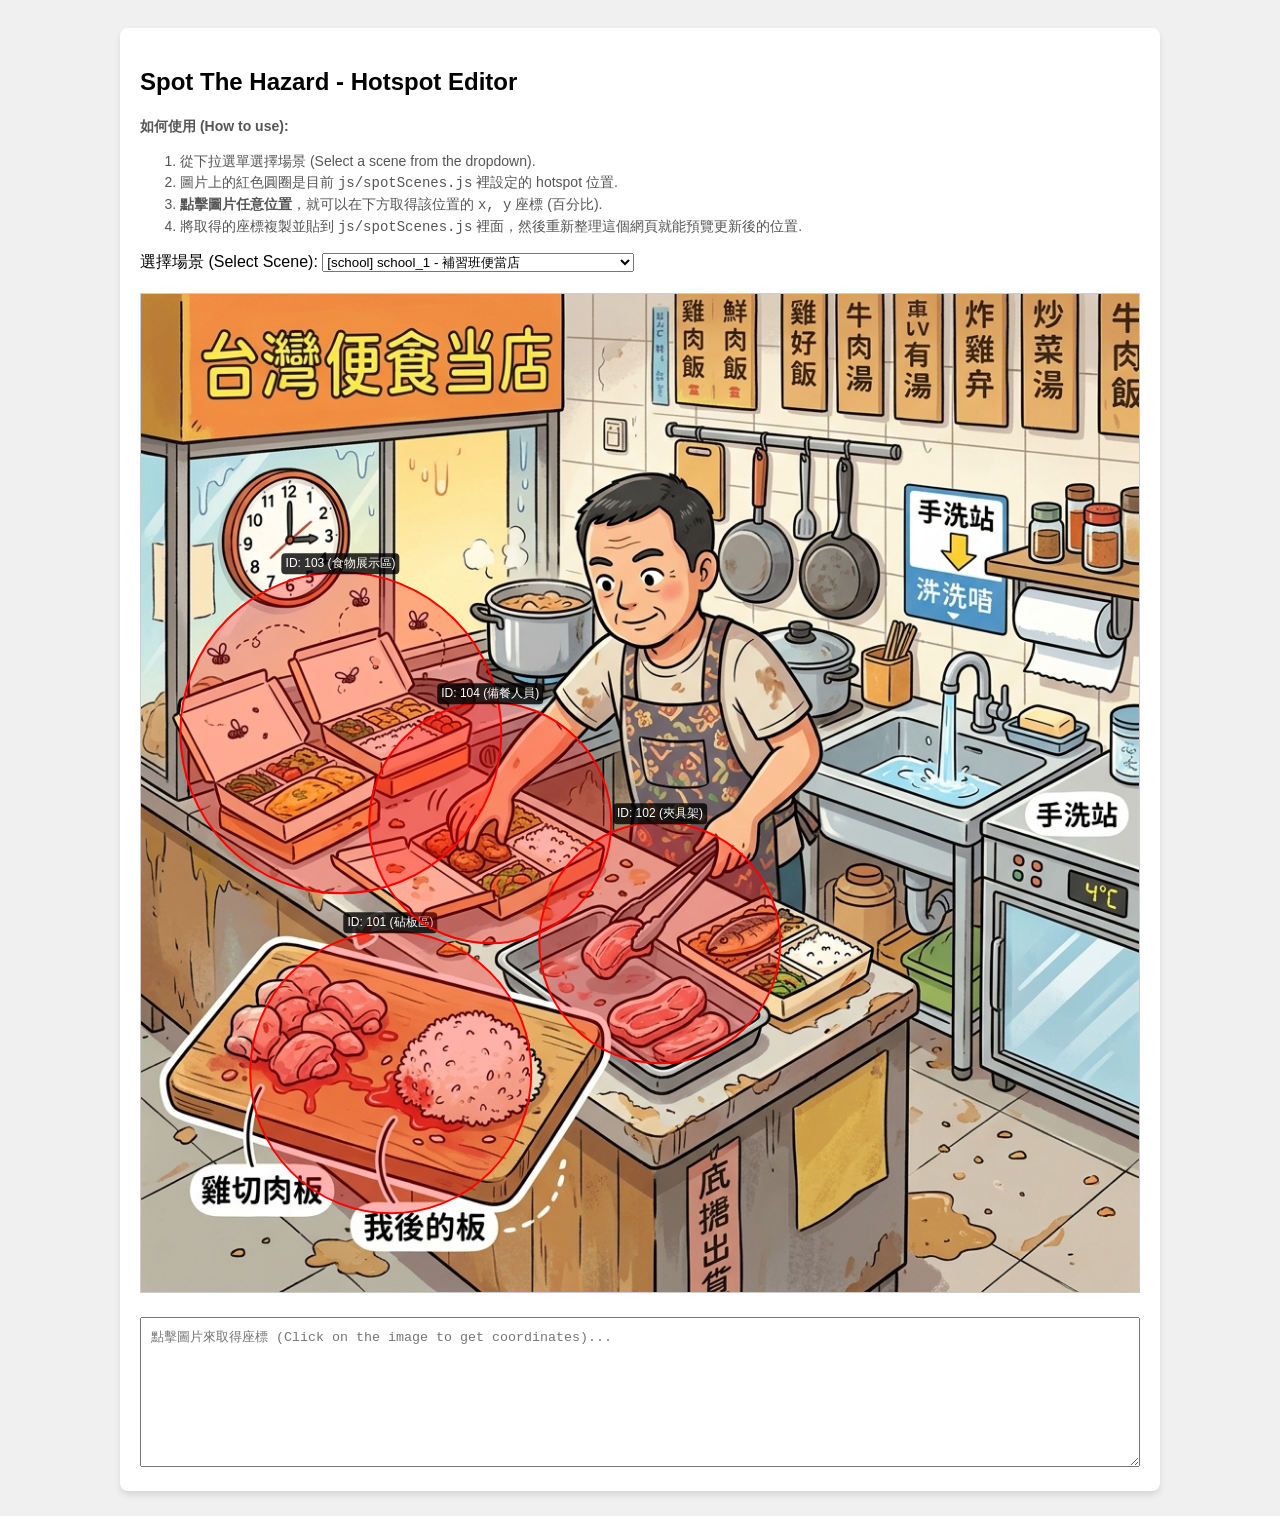
<file: hotspot_editor.html>
<!DOCTYPE html>
<html lang="zh-TW">
<head>
  <meta charset="UTF-8">
  <title>Hotspot Editor</title>
  <style>
    body { font-family: sans-serif; background: #f0f0f0; padding: 20px; }
    .container { max-width: 1000px; margin: 0 auto; background: white; padding: 20px; border-radius: 8px; box-shadow: 0 4px 6px rgba(0,0,0,0.1); }
    .controls { margin-bottom: 20px; }
    .editor-area { position: relative; display: inline-block; border: 1px solid #ccc; cursor: crosshair; background: #eee; min-height: 200px; min-width: 300px; }
    .editor-area img { max-width: 100%; display: block; }
    .hotspot { 
      position: absolute; 
      border: 2px solid red; 
      border-radius: 50%; 
      transform: translate(-50%, -50%); 
      background: rgba(255,0,0,0.3);
      cursor: pointer;
    }
    .hotspot:hover { background: rgba(255,0,0,0.6); border-color: yellow; }
    .hotspot-label {
      position: absolute;
      top: -20px;
      left: 50%;
      transform: translateX(-50%);
      background: rgba(0,0,0,0.8);
      color: white;
      padding: 2px 4px;
      font-size: 12px;
      border-radius: 4px;
      white-space: nowrap;
      pointer-events: none;
    }
    .panel { margin-top: 20px; }
    #output { width: 100%; height: 150px; font-family: monospace; padding: 10px; box-sizing: border-box; }
    .info { font-size: 14px; color: #555; margin-bottom: 10px; line-height: 1.5; }
  </style>
</head>
<body>
  <div class="container">
    <h2>Spot The Hazard - Hotspot Editor</h2>
    
    <div class="info">
      <strong>如何使用 (How to use):</strong>
      <ol>
        <li>從下拉選單選擇場景 (Select a scene from the dropdown).</li>
        <li>圖片上的紅色圓圈是目前 <code>js/spotScenes.js</code> 裡設定的 hotspot 位置.</li>
        <li><strong>點擊圖片任意位置</strong>，就可以在下方取得該位置的 <code>x, y</code> 座標 (百分比).</li>
        <li>將取得的座標複製並貼到 <code>js/spotScenes.js</code> 裡面，然後重新整理這個網頁就能預覽更新後的位置.</li>
      </ol>
    </div>

    <div class="controls">
      <label>選擇場景 (Select Scene): </label>
      <select id="sceneSelect"></select>
    </div>
    
    <div class="editor-area" id="editorArea">
      <img id="sceneImage" src="" alt="Scene Image" />
      <div id="hotspotsContainer"></div>
    </div>

    <div class="panel">
      <textarea id="output" readonly placeholder="點擊圖片來取得座標 (Click on the image to get coordinates)..."></textarea>
    </div>
  </div>

  <!-- Load scenes data -->
  <script src="js/spotScenes.js"></script>
  <script>
    const sceneSelect = document.getElementById('sceneSelect');
    const sceneImage = document.getElementById('sceneImage');
    const hotspotsContainer = document.getElementById('hotspotsContainer');
    const editorArea = document.getElementById('editorArea');
    const output = document.getElementById('output');

    // Populate dropdown
    window.SPOT_SCENES.forEach((scene, index) => {
      const option = document.createElement('option');
      option.value = index;
      option.text = `[${scene.categoryId}] ${scene.id} - ${scene.title}`;
      sceneSelect.appendChild(option);
    });

    sceneSelect.addEventListener('change', loadScene);

    function loadScene() {
      const sceneIndex = sceneSelect.value;
      const scene = window.SPOT_SCENES[sceneIndex];
      const variant = scene.variants[0];
      
      if(variant && variant.image) {
        sceneImage.src = variant.image;
        renderHotspots(variant.hotspots);
      } else {
        sceneImage.src = '';
        hotspotsContainer.innerHTML = '';
      }
      output.value = '';
    }

    function renderHotspots(hotspots) {
      hotspotsContainer.innerHTML = '';
      hotspots.forEach(h => {
        const el = document.createElement('div');
        el.className = 'hotspot';
        el.style.left = h.x + '%';
        el.style.top = h.y + '%';
        el.style.width = (h.r * 2) + '%';
        el.style.height = (h.r * 2) + '%';
        el.title = h.name + ' - ' + h.detail;
        
        const label = document.createElement('div');
        label.className = 'hotspot-label';
        label.innerText = `ID: ${h.id} (${h.name})`;
        el.appendChild(label);

        // Click existing hotspot to get its details
        el.addEventListener('click', (e) => {
          e.stopPropagation();
          output.value = `Selected existing hotspot [ID: ${h.id} - ${h.name}]:\n{ id: ${h.id}, x: ${h.x}, y: ${h.y}, r: ${h.r} }\n\n` + output.value;
        });

        hotspotsContainer.appendChild(el);
      });
    }

    editorArea.addEventListener('click', function(e) {
      if(e.target.tagName !== 'IMG' && e.target !== editorArea) return;

      const rect = sceneImage.getBoundingClientRect();
      let x = ((e.clientX - rect.left) / rect.width) * 100;
      let y = ((e.clientY - rect.top) / rect.height) * 100;
      
      // limit to 0-100
      x = Math.max(0, Math.min(100, x));
      y = Math.max(0, Math.min(100, y));

      const newCoord = `x: ${Math.round(x)}, y: ${Math.round(y)}`;
      output.value = `New clicked position:\n{ ${newCoord}, r: 12 }\n\n` + output.value;

      // Add a temporary marker
      const tempMarker = document.createElement('div');
      tempMarker.style.position = 'absolute';
      tempMarker.style.left = x + '%';
      tempMarker.style.top = y + '%';
      tempMarker.style.width = '10px';
      tempMarker.style.height = '10px';
      tempMarker.style.background = 'blue';
      tempMarker.style.borderRadius = '50%';
      tempMarker.style.transform = 'translate(-50%, -50%)';
      tempMarker.style.pointerEvents = 'none';
      hotspotsContainer.appendChild(tempMarker);
    });

    // Initialize
    if (window.SPOT_SCENES && window.SPOT_SCENES.length > 0) {
      loadScene();
    }
  </script>
</body>
</html>
</file>
<file: css/style.css>
/* ================================================================
   style.css — Food Safety Guide: Page Styles
   Covers: design tokens, reset, layout, nav, hero, microbes,
           simulator, myths, cta, footer, and shared utilities.
   ================================================================ */

/* ----------------------------------------------------------------
   1. CSS CUSTOM PROPERTIES (Design System)
   ---------------------------------------------------------------- */
:root {
  /* Surface colours */
  --color-bg:           #0d0d0d;
  --color-surface:      #1a1a1a;
  --color-surface-2:    #242424;
  --color-border:       #2e2e2e;

  /* Accent palette */
  --color-neon-green:   #39ff14;
  --color-alert-red:    #ff2d2d;
  --color-warning:      #ffb800;
  --color-info-blue:    #00c8ff;
  --color-purple:       #b44fff;

  /* Text */
  --color-text-primary: #f0f0f0;
  --color-text-muted:   #888888;

  /* Typography */
  --font-main:   'Noto Sans TC', 'Microsoft JhengHei', sans-serif;
  --font-accent: 'Space Grotesk', sans-serif;

  /* Shape */
  --radius-sm: 8px;
  --radius-md: 16px;
  --radius-lg: 24px;

  /* Extended accent palette (new pathogens) */
  --color-coral:  #ff6535;   /* Vibrio parahaemolyticus — ocean danger orange */
  --color-teal:   #00d4a8;   /* Staphylococcus aureus — golden-green teal     */
  /* --color-purple already defined above */

  /* Glow shadows */
  --shadow-neon-green: 0 0 20px rgba(57, 255, 20, 0.35);
  --shadow-alert-red:  0 0 20px rgba(255, 45, 45, 0.35);
  --shadow-warning:    0 0 20px rgba(255, 184, 0, 0.35);
}

/* ----------------------------------------------------------------
   2. RESET & BASE
   ---------------------------------------------------------------- */
*, *::before, *::after { box-sizing: border-box; margin: 0; padding: 0; }

html { scroll-behavior: smooth; }

body {
  font-family: var(--font-main);
  background-color: var(--color-bg);
  color: var(--color-text-primary);
  line-height: 1.7;
  font-size: 16px;
  overflow-x: hidden;
}

img { max-width: 100%; display: block; }
a   { color: var(--color-info-blue); text-decoration: none; }

/* ----------------------------------------------------------------
   3. UTILITY CLASSES
   ---------------------------------------------------------------- */
.container {
  max-width: 860px;
  margin: 0 auto;
  padding: 0 20px;
}

/* Tags / badges */
.tag {
  display: inline-block;
  font-size: 0.7rem;
  font-weight: 700;
  letter-spacing: 0.1em;
  text-transform: uppercase;
  padding: 3px 10px;
  border-radius: 999px;
  font-family: var(--font-accent);
}
.tag--red    { background: var(--color-alert-red);  color: #fff; }
.tag--green  { background: var(--color-neon-green); color: #000; }
.tag--yellow { background: var(--color-warning);    color: #000; }
.tag--blue   { background: var(--color-info-blue);  color: #000; }
.tag--purple { background: var(--color-purple);     color: #fff; }
.tag--coral  { background: var(--color-coral);      color: #fff; }
.tag--teal   { background: var(--color-teal);       color: #000; }

/* Section eyebrow */
.section-label {
  font-family: var(--font-accent);
  font-size: 0.75rem;
  letter-spacing: 0.15em;
  text-transform: uppercase;
  color: var(--color-text-muted);
  margin-bottom: 8px;
}

/* Inline colour helpers */
.highlight-red    { color: var(--color-alert-red);   }
.highlight-green  { color: var(--color-neon-green);  }
.highlight-yellow { color: var(--color-warning);     }
.highlight-blue   { color: var(--color-info-blue);   }

/* Image placeholder */
.img-placeholder {
  background: var(--color-surface-2);
  border: 2px dashed var(--color-border);
  border-radius: var(--radius-sm);
  display: flex;
  align-items: center;
  justify-content: center;
  flex-direction: column;
  gap: 6px;
  color: var(--color-text-muted);
  font-size: 0.75rem;
  text-align: center;
  padding: 12px;
}
.img-placeholder--card { width: 100%; height: 110px; margin-bottom: 16px; }
.img-placeholder--wide { width: 100%; height: 180px; margin-bottom: 20px; }
.img-placeholder__icon { font-size: 1.8rem; opacity: 0.4; }

/* Pill row */
.pill-row { display: flex; flex-wrap: wrap; gap: 8px; margin-top: 12px; }
.pill {
  font-size: 0.75rem;
  background: var(--color-surface-2);
  border: 1px solid var(--color-border);
  border-radius: 999px;
  padding: 4px 12px;
  color: var(--color-text-muted);
}

/* Callout box */
.callout {
  border-radius: var(--radius-md);
  padding: 16px 18px;
  font-size: 0.88rem;
  line-height: 1.65;
  margin-top: 20px;
}
.callout--red    { background: rgba(255,45,45,0.08);  border: 1px solid rgba(255,45,45,0.25);  }
.callout--yellow { background: rgba(255,184,0,0.08);  border: 1px solid rgba(255,184,0,0.25);  }
.callout--blue   { background: rgba(0,200,255,0.08);  border: 1px solid rgba(0,200,255,0.25);  }
.callout--green  { background: rgba(57,255,20,0.06);  border: 1px solid rgba(57,255,20,0.2);   }
.callout__title { font-weight: 900; font-size: 0.85rem; margin-bottom: 6px; }
.callout--red    .callout__title { color: var(--color-alert-red);  }
.callout--yellow .callout__title { color: var(--color-warning);    }
.callout--blue   .callout__title { color: var(--color-info-blue);  }
.callout--green  .callout__title { color: var(--color-neon-green); }

/* Science tip box */
.science-box {
  background: var(--color-surface-2);
  border-left: 3px solid var(--color-info-blue);
  border-radius: 0 var(--radius-sm) var(--radius-sm) 0;
  padding: 10px 14px;
  margin-top: 12px;
  font-size: 0.82rem;
  color: var(--color-text-muted);
}
.science-box strong { color: var(--color-info-blue); }

/* Divider */
.divider { height: 1px; background: var(--color-border); margin: 28px 0; }

/* Slide-down animation (shared) */
@keyframes slide-down {
  from { opacity: 0; transform: translateY(-8px); }
  to   { opacity: 1; transform: translateY(0); }
}

/* ----------------------------------------------------------------
   4. NAVIGATION
   ---------------------------------------------------------------- */
.nav {
  position: sticky;
  top: 0;
  z-index: 100;
  background: rgba(13, 13, 13, 0.92);
  backdrop-filter: blur(12px);
  border-bottom: 1px solid var(--color-border);
  padding: 12px 20px;
}
.nav__inner {
  max-width: 860px;
  margin: 0 auto;
  display: flex;
  align-items: center;
  justify-content: space-between;
  gap: 12px;
  flex-wrap: wrap;
}
.nav__logo {
  font-family: var(--font-accent);
  font-weight: 700;
  font-size: 1rem;
  color: var(--color-neon-green);
  text-shadow: var(--shadow-neon-green);
  white-space: nowrap;
}
.nav__links { display: flex; gap: 6px; flex-wrap: wrap; }
.nav__links a {
  font-size: 0.75rem;
  color: var(--color-text-muted);
  padding: 4px 10px;
  border-radius: 999px;
  border: 1px solid var(--color-border);
  transition: color 0.2s, border-color 0.2s, background 0.2s;
  white-space: nowrap;
}
.nav__links a:hover,
.nav__links a.is-active {
  color: var(--color-neon-green);
  border-color: var(--color-neon-green);
  background: rgba(57, 255, 20, 0.08);
}

/* ----------------------------------------------------------------
   5. HERO — Section 1
   ---------------------------------------------------------------- */
.hero {
  padding: 60px 20px 50px;
  text-align: center;
  position: relative;
  overflow: hidden;
}
.hero::before {
  content: '';
  position: absolute;
  top: -80px; left: 50%;
  transform: translateX(-50%);
  width: 600px; height: 400px;
  background: radial-gradient(ellipse, rgba(255,45,45,0.18) 0%, transparent 70%);
  pointer-events: none;
  animation: pulse-bg 4s ease-in-out infinite alternate;
}
@keyframes pulse-bg {
  from { opacity: 0.6; transform: translateX(-50%) scale(1); }
  to   { opacity: 1;   transform: translateX(-50%) scale(1.1); }
}
.hero__eyebrow {
  font-family: var(--font-accent);
  font-size: 0.8rem;
  letter-spacing: 0.2em;
  text-transform: uppercase;
  color: var(--color-warning);
  margin-bottom: 16px;
}
.hero__title {
  font-size: clamp(2.2rem, 8vw, 4rem);
  font-weight: 900;
  line-height: 1.15;
  margin-bottom: 12px;
}
.hero__title .bite {
  color: var(--color-neon-green);
  text-shadow: var(--shadow-neon-green);
  display: block;
  font-family: var(--font-accent);
}
.hero__subtitle {
  font-size: clamp(1rem, 3.5vw, 1.4rem);
  font-weight: 700;
  color: var(--color-text-muted);
  margin-bottom: 32px;
}

/* Breaking news banner */
.breaking-news {
  background: var(--color-alert-red);
  color: #fff;
  border-radius: var(--radius-md);
  padding: 16px 20px;
  text-align: left;
  margin: 0 auto;
  max-width: 660px;
}
.breaking-news__label {
  font-family: var(--font-accent);
  font-size: 0.7rem;
  font-weight: 700;
  letter-spacing: 0.15em;
  text-transform: uppercase;
  background: #fff;
  color: var(--color-alert-red);
  padding: 2px 8px;
  border-radius: 4px;
  display: inline-block;
  margin-bottom: 10px;
}
.breaking-news p { font-size: 0.9rem; line-height: 1.6; margin-bottom: 8px; }
.breaking-news p:last-child { margin-bottom: 0; }

.hero__scroll-hint {
  margin-top: 36px;
  font-size: 0.8rem;
  color: var(--color-text-muted);
  animation: bounce 2s infinite;
}
@keyframes bounce {
  0%, 100% { transform: translateY(0); }
  50%       { transform: translateY(6px); }
}

/* ----------------------------------------------------------------
   6. SHARED SECTION WRAPPER
   ---------------------------------------------------------------- */
.section { padding: 60px 0; }
.section + .section { border-top: 1px solid var(--color-border); }
.section__header { margin-bottom: 36px; }
.section__title {
  font-size: clamp(1.6rem, 5vw, 2.2rem);
  font-weight: 900;
  line-height: 1.25;
}
.section__title span {
  font-size: 0.6em;
  color: var(--color-text-muted);
}
.section__desc {
  margin-top: 10px;
  color: var(--color-text-muted);
  font-size: 0.95rem;
  max-width: 580px;
}

/* ----------------------------------------------------------------
   7. MICROBE MENU — Section 2
   ---------------------------------------------------------------- */
.microbe-grid {
  display: grid;
  gap: 20px;
  grid-template-columns: 1fr;
}
@media (min-width: 640px) {
  .microbe-grid { grid-template-columns: repeat(3, 1fr); }
}
.microbe-card {
  background: var(--color-surface);
  border: 1px solid var(--color-border);
  border-radius: var(--radius-md);
  padding: 24px 20px;
  position: relative;
  overflow: hidden;
  transition: transform 0.2s, box-shadow 0.2s;
}
.microbe-card:hover { transform: translateY(-4px); }
.microbe-card--norovirus  { border-top: 3px solid var(--color-info-blue); }
.microbe-card--bongkrekic { border-top: 3px solid var(--color-alert-red); }
.microbe-card--bacillus   { border-top: 3px solid var(--color-warning);   }
.microbe-card--vibrio     { border-top: 3px solid var(--color-coral);     }
.microbe-card--salmonella { border-top: 3px solid var(--color-purple);    }
.microbe-card--staph      { border-top: 3px solid var(--color-teal);      }

.microbe-card--norovirus:hover  { box-shadow: 0 8px 30px rgba(0,200,255,0.18);  }
.microbe-card--bongkrekic:hover { box-shadow: 0 8px 30px rgba(255,45,45,0.18);  }
.microbe-card--bacillus:hover   { box-shadow: 0 8px 30px rgba(255,184,0,0.18);  }
.microbe-card--vibrio:hover     { box-shadow: 0 8px 30px rgba(255,101,53,0.18); }
.microbe-card--salmonella:hover { box-shadow: 0 8px 30px rgba(180,79,255,0.18); }
.microbe-card--staph:hover      { box-shadow: 0 8px 30px rgba(0,212,168,0.18);  }

.microbe-card__name {
  font-size: 1.05rem;
  font-weight: 900;
  margin-top: 10px;
  margin-bottom: 4px;
}
.microbe-card__name-zh { font-size: 0.8rem; color: var(--color-text-muted); margin-bottom: 12px; }
.microbe-card__threat  { font-size: 0.78rem; font-weight: 700; letter-spacing: 0.05em; margin-bottom: 10px; }

.microbe-card__fact-list { list-style: none; margin-top: 12px; }
.microbe-card__fact-list li {
  font-size: 0.85rem;
  color: var(--color-text-muted);
  padding: 6px 0;
  border-bottom: 1px solid var(--color-border);
  display: flex;
  gap: 8px;
  align-items: flex-start;
  line-height: 1.5;
}
.microbe-card__fact-list li:last-child { border-bottom: none; }
.microbe-card__fact-list li::before { content: '▸'; flex-shrink: 0; color: var(--color-text-muted); margin-top: 1px; }

.danger-meter { margin-top: 14px; font-size: 0.72rem; color: var(--color-text-muted); letter-spacing: 0.05em; }
.danger-meter__bar {
  height: 5px;
  border-radius: 999px;
  background: var(--color-border);
  margin-top: 5px;
  overflow: hidden;
}
.danger-meter__fill { height: 100%; border-radius: 999px; transition: width 1s ease; }

/* ----------------------------------------------------------------
   8. SURVIVAL SIMULATOR — Section 3
   ---------------------------------------------------------------- */
.scenario-list { display: flex; flex-direction: column; gap: 28px; }

.scenario-card {
  background: var(--color-surface);
  border: 1px solid var(--color-border);
  border-radius: var(--radius-lg);
  overflow: hidden;
}
.scenario-card__header {
  padding: 22px 24px 18px;
  border-bottom: 1px solid var(--color-border);
  display: flex;
  gap: 14px;
  align-items: flex-start;
}
.scenario-card__num {
  font-family: var(--font-accent);
  font-size: 0.7rem;
  font-weight: 700;
  background: var(--color-surface-2);
  border: 1px solid var(--color-border);
  border-radius: 50%;
  width: 32px; height: 32px;
  display: flex; align-items: center; justify-content: center;
  flex-shrink: 0;
  color: var(--color-text-muted);
}
.scenario-card__title   { font-size: 1.05rem; font-weight: 900; margin-bottom: 4px; }
.scenario-card__context { font-size: 0.88rem; color: var(--color-text-muted); line-height: 1.6; }
.scenario-card__question {
  padding: 18px 24px;
  font-size: 0.95rem;
  font-weight: 700;
  color: var(--color-warning);
  border-bottom: 1px solid var(--color-border);
}
.scenario-card__options { display: grid; grid-template-columns: 1fr 1fr; }

@media (max-width: 520px) {
  .scenario-card__options { grid-template-columns: 1fr; }
  .scenario-card__header  { padding: 18px 16px 14px; }
  .scenario-card__question { padding: 14px 16px; }
}

.option-btn {
  background: none;
  border: none;
  cursor: pointer;
  padding: 20px;
  text-align: left;
  color: var(--color-text-primary);
  font-family: var(--font-main);
  font-size: 0.9rem;
  line-height: 1.55;
  transition: background 0.15s;
}
.option-btn:first-child { border-right: 1px solid var(--color-border); }
@media (max-width: 520px) {
  .option-btn:first-child { border-right: none; border-bottom: 1px solid var(--color-border); }
  .option-btn { padding: 16px; }
}
.option-btn:hover:not(:disabled) { background: var(--color-surface-2); }
.option-btn__label {
  display: inline-block;
  font-family: var(--font-accent);
  font-size: 0.65rem;
  font-weight: 700;
  letter-spacing: 0.1em;
  text-transform: uppercase;
  background: var(--color-surface-2);
  border: 1px solid var(--color-border);
  padding: 2px 7px;
  border-radius: 4px;
  margin-bottom: 8px;
}
.option-btn__text { display: block; }

/* Option states after answering */
.option-btn.is-correct { background: rgba(57, 255, 20, 0.1); }
.option-btn.is-correct .option-btn__label {
  background: var(--color-neon-green);
  color: #000;
  border-color: var(--color-neon-green);
}
.option-btn.is-wrong { background: rgba(255, 45, 45, 0.08); }
.option-btn.is-wrong .option-btn__label {
  background: var(--color-alert-red);
  color: #fff;
  border-color: var(--color-alert-red);
}
.option-btn:disabled { cursor: default; }

/* Consequence panels */
.consequence {
  display: none;
  padding: 16px 24px;
  font-size: 0.88rem;
  line-height: 1.65;
  border-top: 1px solid var(--color-border);
  animation: slide-down 0.3s ease;
}
.consequence.is-visible { display: block; }
.consequence--correct {
  background: rgba(57, 255, 20, 0.06);
  border-left: 3px solid var(--color-neon-green);
}
.consequence--wrong {
  background: rgba(255, 45, 45, 0.06);
  border-left: 3px solid var(--color-alert-red);
}
.consequence__verdict { font-size: 1rem; font-weight: 900; margin-bottom: 6px; }
.consequence--correct .consequence__verdict { color: var(--color-neon-green); }
.consequence--wrong   .consequence__verdict { color: var(--color-alert-red);  }

/* Score tracker */
.score-tracker {
  background: var(--color-surface);
  border: 1px solid var(--color-border);
  border-radius: var(--radius-md);
  padding: 20px 24px;
  margin-bottom: 28px;
  text-align: center;
}
.score-tracker__label { font-size: 0.82rem; color: var(--color-text-muted); margin-bottom: 10px; }
.score-tracker__num {
  font-family: var(--font-accent);
  font-size: 2.4rem;
  font-weight: 700;
  color: var(--color-neon-green);
  text-shadow: var(--shadow-neon-green);
}
.score-tracker__total { font-size: 1rem; color: var(--color-text-muted); }
.score-tracker__verdict {
  margin-top: 8px;
  font-size: 0.92rem;
  font-weight: 700;
  min-height: 22px;
  transition: all 0.3s;
}

/* ----------------------------------------------------------------
   9. MYTHBUSTERS — Section 4
   ---------------------------------------------------------------- */
.myth-list { display: flex; flex-direction: column; gap: 16px; }

.myth-card {
  background: var(--color-surface);
  border: 1px solid var(--color-border);
  border-radius: var(--radius-md);
  overflow: hidden;
}
.myth-card__header {
  display: flex;
  align-items: center;
  gap: 14px;
  padding: 18px 20px;
  cursor: pointer;
  user-select: none;
  transition: background 0.15s;
}
.myth-card__header:hover { background: var(--color-surface-2); }
.myth-card__icon   { font-size: 1.5rem; flex-shrink: 0; }
.myth-card__claim  { flex: 1; }
.myth-card__claim-label { font-size: 0.7rem; color: var(--color-text-muted); margin-bottom: 2px; }
.myth-card__claim-text  { font-size: 0.95rem; font-weight: 700; }
.myth-card__chevron {
  font-size: 0.8rem;
  color: var(--color-text-muted);
  transition: transform 0.25s;
  flex-shrink: 0;
}
.myth-card.is-open .myth-card__chevron { transform: rotate(180deg); }

.myth-card__bust { display: none; padding: 0 20px 18px; animation: slide-down 0.25s ease; }
.myth-card.is-open .myth-card__bust { display: block; }
.myth-card__bust-verdict {
  font-size: 0.75rem;
  font-weight: 700;
  letter-spacing: 0.08em;
  text-transform: uppercase;
  color: var(--color-alert-red);
  margin-bottom: 8px;
  display: flex;
  align-items: center;
  gap: 6px;
}
.myth-card__bust-text { font-size: 0.88rem; color: var(--color-text-muted); line-height: 1.65; }
.myth-card__bust-text strong { color: var(--color-text-primary); }

/* ----------------------------------------------------------------
   10. SURVIVAL KIT CTA — Section 5
   ---------------------------------------------------------------- */
.cta-section {
  padding: 60px 20px;
  text-align: center;
  background: var(--color-surface);
  border-top: 1px solid var(--color-border);
}
.cta-section__title  { font-size: clamp(1.4rem, 5vw, 2rem); font-weight: 900; margin-bottom: 12px; }
.cta-section__title span { font-size: 0.6em; color: var(--color-text-muted); }
.cta-section__desc {
  font-size: 0.92rem;
  color: var(--color-text-muted);
  max-width: 480px;
  margin: 0 auto 28px;
  line-height: 1.65;
}

.checklist { display: inline-flex; flex-direction: column; gap: 10px; text-align: left; margin-bottom: 32px; }
.checklist-item { display: flex; align-items: flex-start; gap: 10px; font-size: 0.9rem; }
.checklist-item__check {
  width: 20px; height: 20px;
  border-radius: 50%;
  background: var(--color-neon-green);
  color: #000;
  font-size: 0.65rem;
  display: flex; align-items: center; justify-content: center;
  flex-shrink: 0;
  font-weight: 900;
  margin-top: 2px;
}

/* ----------------------------------------------------------------
   11. FOOTER
   ---------------------------------------------------------------- */
footer {
  padding: 24px 20px;
  text-align: center;
  border-top: 1px solid var(--color-border);
  font-size: 0.78rem;
  color: var(--color-text-muted);
  line-height: 1.8;
}
footer strong { color: var(--color-text-primary); }

/* ----------------------------------------------------------------
   12. RESPONSIVE TWEAKS
   ---------------------------------------------------------------- */
@media (max-width: 480px) {
  .hero    { padding: 40px 20px 36px; }
  .section { padding: 44px 0; }
  .score-tracker { padding: 16px; }
}
</file>
<file: css/spotgame.css>
/* ================================================================
   spotgame.css — "Spot the Hazard" game styles (Image Hub)
   All classes scoped to .sp-* prefix.
   ================================================================ */

/* ----------------------------------------------------------------
   1. SECTION WRAPPER & OUTER CARD
   ---------------------------------------------------------------- */
.sp-section {
  border-top: 1px solid var(--color-border);
}

.sp-wrap {
  background: rgba(26, 26, 26, 0.5);
  backdrop-filter: blur(16px);
  -webkit-backdrop-filter: blur(16px);
  border: 1px solid rgba(255, 255, 255, 0.08);
  border-radius: var(--radius-lg);
  box-shadow: 0 8px 32px rgba(0, 0, 0, 0.3), inset 0 0 0 1px rgba(255, 255, 255, 0.05);
  overflow: hidden;
  position: relative;   /* needed for overlay children */
}

/* Subtle background glow for the container */
.sp-wrap::before {
  content: '';
  position: absolute;
  top: -50%; left: -50%; width: 200%; height: 200%;
  background: radial-gradient(circle at 50% 0%, rgba(57, 255, 20, 0.08), transparent 50%),
              radial-gradient(circle at 50% 100%, rgba(0, 200, 255, 0.05), transparent 50%);
  pointer-events: none;
  z-index: 0;
}

/* Ensure content stays above the glow */
.sp-menu, .sp-body, .sp-hud, .sp-final {
  position: relative;
  z-index: 1;
}

/* ----------------------------------------------------------------
   2. TOP HUD BAR
   ---------------------------------------------------------------- */
.sp-hud {
  display: flex;
  align-items: center;
  justify-content: space-between;
  flex-wrap: wrap;
  gap: 8px;
  padding: 12px 20px;
  background: rgba(36, 36, 36, 0.6);
  backdrop-filter: blur(10px);
  -webkit-backdrop-filter: blur(10px);
  border-bottom: 1px solid rgba(255, 255, 255, 0.05);
}

.sp-hud__scene {
  font-family: var(--font-accent);
  font-size: 0.8rem;
  font-weight: 700;
  color: var(--color-text-muted);
  white-space: nowrap;
}

.sp-hud__found {
  font-family: var(--font-accent);
  font-size: 0.8rem;
  color: var(--color-text-primary);
}

.sp-hud__found strong {
  font-size: 1rem;
  color: var(--color-neon-green);
  text-shadow: var(--shadow-neon-green);
}

.sp-hud__right {
  display: flex;
  align-items: center;
  gap: 10px;
  flex-wrap: wrap;
}

.sp-misses {
  font-family: var(--font-accent);
  font-size: 0.72rem;
  color: var(--color-text-muted);
}

.sp-misses.has-misses { color: var(--color-warning); }

/* ----------------------------------------------------------------
   3. SCENE BODY & HEADER
   ---------------------------------------------------------------- */
.sp-body {
  padding: 24px 20px;
  position: relative; /* for overlay child */
  display: flex;
  flex-direction: column;
  gap: 20px;
}

.sp-scene-header {
  /* margin-bottom: 20px; removed, handled by row gap */
}

.sp-scene-meta {
  display: flex;
  align-items: center;
  gap: 10px;
  margin-bottom: 8px;
}

.sp-scene-num {
  font-family: var(--font-accent);
  font-size: 0.65rem;
  font-weight: 700;
  letter-spacing: 0.12em;
  text-transform: uppercase;
  background: var(--color-surface-2);
  border: 1px solid var(--color-border);
  color: var(--color-text-muted);
  padding: 2px 9px;
  border-radius: 4px;
}

.sp-scene-emoji { font-size: 1.3rem; line-height: 1; }

.sp-scene-title {
  font-size: 1.05rem;
  font-weight: 900;
}

.sp-scene-subtitle {
  font-family: var(--font-accent);
  font-size: 0.7rem;
  color: var(--color-text-muted);
  letter-spacing: 0.05em;
}

.sp-scene-context {
  font-size: 0.88rem;
  color: var(--color-text-muted);
  line-height: 1.6;
  margin-top: 6px;
  max-width: 600px;
}

/* ----------------------------------------------------------------
   4. IMAGE CONTAINER & HOTSPOTS
   ---------------------------------------------------------------- */
.sp-image-container {
  position: relative;
  width: 100%;
  border-radius: var(--radius-md);
  overflow: hidden;
  border: 2px solid var(--color-border);
  cursor: crosshair;
  background: #000;
}

.sp-main-img {
  display: block;
  width: 100%;
  height: auto;
  user-select: none;
  -webkit-user-drag: none;
}

.sp-hotspots {
  position: absolute;
  top: 0; left: 0; right: 0; bottom: 0;
  pointer-events: none; /* Let clicks pass through if we don't handle them precisely */
}

/* Make hotspots clickable */
.sp-hotspot {
  position: absolute;
  pointer-events: auto;
  border-radius: 50%;
  border: 3px solid transparent; /* invisible by default */
  background: rgba(255, 0, 0, 0.0); /* invisible */
  cursor: pointer;
  transition: background 0.3s, border-color 0.3s;
}

/* Hover hint (optional, usually disabled for this type of game to make it harder) */
/* .sp-hotspot:not(.is-found):hover {
  background: rgba(255, 255, 255, 0.1);
} */

/* Found state */
.sp-hotspot.is-found {
  border-color: var(--color-alert-red);
  background: rgba(255, 45, 45, 0.25);
  box-shadow: 0 0 15px rgba(255, 45, 45, 0.5);
  animation: pulse-ring 2s infinite;
  cursor: default;
}

@keyframes pulse-ring {
  0% { box-shadow: 0 0 0 0 rgba(255, 45, 45, 0.7); }
  70% { box-shadow: 0 0 0 15px rgba(255, 45, 45, 0); }
  100% { box-shadow: 0 0 0 0 rgba(255, 45, 45, 0); }
}

/* Miss Feedback Animations */
.sp-miss-feedbacks {
  position: absolute;
  top: 0; left: 0; right: 0; bottom: 0;
  pointer-events: none;
}

.sp-miss-cross {
  position: absolute;
  width: 30px;
  height: 30px;
  transform: translate(-50%, -50%);
  color: var(--color-warning);
  font-size: 24px;
  font-weight: bold;
  line-height: 1;
  text-align: center;
  font-family: sans-serif;
  pointer-events: none;
  animation: miss-pop 0.8s forwards;
}
.sp-miss-cross::before { content: "✕"; text-shadow: 0 2px 4px rgba(0,0,0,0.5); }

@keyframes miss-pop {
  0% { opacity: 0; transform: translate(-50%, -50%) scale(0.5); }
  20% { opacity: 1; transform: translate(-50%, -50%) scale(1.2); }
  80% { opacity: 1; transform: translate(-50%, -50%) scale(1); }
  100% { opacity: 0; transform: translate(-50%, -50%) scale(0.8); }
}


/* ----------------------------------------------------------------
   5. EXPLANATION PANEL
   ---------------------------------------------------------------- */
.sp-explanation-panel {
  min-height: 120px;
  background: var(--color-surface-2);
  border: 1px solid var(--color-border);
  border-radius: var(--radius-md);
  padding: 16px;
  display: flex;
  align-items: center;
  justify-content: center;
}

.sp-exp-placeholder, .sp-exp-miss {
  color: var(--color-text-muted);
  font-size: 0.9rem;
  font-weight: 500;
  text-align: center;
}
.sp-exp-miss { color: var(--color-warning); }

.sp-exp-card {
  width: 100%;
}

.sp-exp-card.slide-up {
  animation: slide-up-fade 0.3s ease;
}

@keyframes slide-up-fade {
  from { opacity: 0; transform: translateY(10px); }
  to { opacity: 1; transform: translateY(0); }
}

.sp-exp-header {
  display: flex;
  align-items: center;
  gap: 10px;
  margin-bottom: 8px;
}

.sp-badge {
  display: inline-block;
  font-family: var(--font-accent);
  font-size: 0.65rem;
  font-weight: 700;
  letter-spacing: 0.06em;
  padding: 3px 10px;
  border-radius: 4px;
  background: var(--color-alert-red);
  color: #fff;
}

.sp-exp-name {
  font-size: 0.95rem;
  font-weight: 700;
  color: var(--color-text-primary);
}

.sp-exp-detail {
  font-size: 0.8rem;
  color: var(--color-text-muted);
  margin-bottom: 12px;
}

.sp-verdict {
  font-weight: 900;
  font-size: 0.85rem;
  margin-bottom: 6px;
  color: var(--color-alert-red);
}

.sp-explain {
  color: var(--color-text-muted);
  font-size: 0.85rem;
  line-height: 1.6;
}
.sp-explain strong { color: var(--color-text-primary); }


/* ----------------------------------------------------------------
   10. SCENE-COMPLETE OVERLAY
   ---------------------------------------------------------------- */
.sp-overlay {
  display: none;
  position: absolute;
  inset: 0;
  background: rgba(13, 13, 13, 0.93);
  border-radius: var(--radius-md);
  flex-direction: column;
  align-items: center;
  justify-content: center;
  text-align: center;
  gap: 18px;
  padding: 40px 28px;
  z-index: 20;
  animation: screen-fade-in 0.3s ease;
}

.sp-overlay.is-visible { display: flex; }

.sp-overlay__emoji { font-size: 3.8rem; line-height: 1; }

.sp-overlay__title {
  font-size: clamp(1.5rem, 5vw, 2rem);
  font-weight: 900;
  line-height: 1.2;
}

.sp-overlay__title .ol-sub {
  display: block;
  font-family: var(--font-accent);
  font-size: 0.38em;
  font-weight: 500;
  letter-spacing: 0.08em;
  color: var(--color-text-muted);
  margin-top: 4px;
}

.sp-overlay__stats {
  display: flex;
  gap: 16px;
  flex-wrap: wrap;
  justify-content: center;
}

.sp-stat {
  background: var(--color-surface);
  border: 1px solid var(--color-border);
  border-radius: var(--radius-md);
  padding: 12px 18px;
  text-align: center;
}

.sp-stat__num {
  font-family: var(--font-accent);
  font-size: 1.7rem;
  font-weight: 700;
  line-height: 1.1;
}

.sp-stat__num.green { color: var(--color-neon-green); text-shadow: var(--shadow-neon-green); }
.sp-stat__num.red   { color: var(--color-alert-red);  }

.sp-stat__label {
  font-size: 0.68rem;
  color: var(--color-text-muted);
  letter-spacing: 0.07em;
  text-transform: uppercase;
  font-family: var(--font-accent);
  margin-top: 3px;
}

.sp-overlay__tip {
  font-size: 0.83rem;
  color: var(--color-text-muted);
  max-width: 380px;
  line-height: 1.6;
}

.sp-overlay__tip strong { color: var(--color-text-primary); }

.sp-overlay__btn {
  font-family: var(--font-accent);
  font-size: 0.95rem;
  font-weight: 700;
  letter-spacing: 0.04em;
  color: #000;
  background: var(--color-neon-green);
  border: none;
  border-radius: var(--radius-md);
  padding: 12px 32px;
  cursor: pointer;
  box-shadow: var(--shadow-neon-green);
  transition: transform 0.15s, box-shadow 0.15s;
}

.sp-overlay__btn:hover {
  transform: translateY(-2px);
  box-shadow: 0 0 28px rgba(57, 255, 20, 0.55);
}

/* ----------------------------------------------------------------
   11. FINAL RESULTS SCREEN  (replaces scene body on last completion)
   ---------------------------------------------------------------- */
.sp-final {
  display: none;
  flex-direction: column;
  align-items: center;
  text-align: center;
  gap: 20px;
  padding: 48px 24px;
  animation: screen-fade-in 0.35s ease;
}

.sp-final.is-visible { display: flex; }

.sp-final__grade { font-size: 4rem; line-height: 1; }

.sp-final__title {
  font-size: clamp(1.6rem, 5vw, 2.2rem);
  font-weight: 900;
  line-height: 1.2;
}

.sp-final__title .ft-sub {
  display: block;
  font-family: var(--font-accent);
  font-size: 0.38em;
  color: var(--color-text-muted);
  letter-spacing: 0.1em;
  margin-top: 4px;
}

.sp-final__row {
  display: flex;
  gap: 14px;
  flex-wrap: wrap;
  justify-content: center;
}

.sp-final__breakdown {
  width: 100%;
  max-width: 400px;
}

.sp-bd-row {
  display: flex;
  justify-content: space-between;
  padding: 8px 0;
  border-bottom: 1px solid var(--color-border);
  font-size: 0.85rem;
}

.sp-bd-row:last-child { border-bottom: none; }

.sp-bd-row__label { color: var(--color-text-muted); }
.sp-bd-row__val   { font-weight: 700; font-family: var(--font-accent); }
.sp-bd-row__val.green { color: var(--color-neon-green); }
.sp-bd-row__val.red   { color: var(--color-alert-red);  }

.sp-final__actions {
  display: flex;
  gap: 12px;
  flex-wrap: wrap;
  justify-content: center;
}

.sp-final__retry {
  font-family: var(--font-accent);
  font-size: 0.9rem;
  font-weight: 700;
  color: #000;
  background: var(--color-neon-green);
  border: none;
  border-radius: var(--radius-md);
  padding: 12px 28px;
  cursor: pointer;
  box-shadow: var(--shadow-neon-green);
  transition: transform 0.15s, box-shadow 0.15s;
}

.sp-final__retry:hover {
  transform: translateY(-2px);
  box-shadow: 0 0 26px rgba(57, 255, 20, 0.5);
}

.sp-final__next {
  font-family: var(--font-accent);
  font-size: 0.9rem;
  font-weight: 700;
  color: var(--color-text-primary);
  background: var(--color-surface-2);
  border: 1px solid var(--color-border);
  border-radius: var(--radius-md);
  padding: 12px 28px;
  cursor: pointer;
  text-decoration: none;
  transition: border-color 0.2s, background 0.2s;
  display: inline-block;
}

.sp-final__next:hover {
  border-color: var(--color-info-blue);
  background: rgba(0, 200, 255, 0.06);
  color: var(--color-text-primary);
}

/* ----------------------------------------------------------------
   12. RESPONSIVE TWEAKS
   ---------------------------------------------------------------- */
@media (max-width: 520px) {
  .sp-body     { padding: 18px 14px; gap: 14px; }
  .sp-hud      { padding: 10px 14px; }
  .sp-icons    { font-size: 1.5rem; }
  .sp-overlay  { padding: 28px 16px; }
}

/* ----------------------------------------------------------------
   13. NEW UI MODULES (Menu, Combo, Hint, Animations)
   ---------------------------------------------------------------- */

/* Main Menu */
.sp-menu {
  padding: 40px 20px;
  text-align: center;
}

.sp-menu-header {
  margin-bottom: 30px;
}

.sp-player-stats {
  display: flex;
  align-items: center;
  justify-content: center;
  gap: 12px;
  margin-bottom: 20px;
}

.sp-level-badge {
  background: linear-gradient(135deg, var(--color-purple), #ff00ff);
  box-shadow: 0 0 12px rgba(180, 79, 255, 0.4);
  color: #fff;
  padding: 4px 12px;
  border-radius: 12px;
  font-weight: 900;
  font-family: var(--font-accent);
}

.sp-xp-bar {
  width: 150px;
  height: 10px;
  background: rgba(0, 0, 0, 0.4);
  border: 1px solid rgba(255, 255, 255, 0.1);
  box-shadow: inset 0 2px 4px rgba(0,0,0,0.5);
  border-radius: 5px;
  overflow: hidden;
}

.sp-xp-fill {
  height: 100%;
  background: linear-gradient(90deg, var(--color-teal), var(--color-neon-green));
  box-shadow: 0 0 10px rgba(57, 255, 20, 0.5);
  transition: width 0.5s ease;
}

.sp-mode-cards {
  display: flex;
  justify-content: center;
  gap: 20px;
  flex-wrap: wrap;
}

.sp-mode-card {
  background: rgba(36, 36, 36, 0.4);
  backdrop-filter: blur(12px);
  -webkit-backdrop-filter: blur(12px);
  border: 1px solid rgba(255, 255, 255, 0.08);
  border-radius: var(--radius-md);
  padding: 30px 24px;
  width: 280px;
  display: flex;
  flex-direction: column;
  gap: 16px;
  transition: all 0.4s cubic-bezier(0.175, 0.885, 0.32, 1.275);
  position: relative;
  overflow: hidden;
  box-shadow: 0 4px 15px rgba(0,0,0,0.2);
}

/* Glow border effect on hover using pseudoelement */
.sp-mode-card::after {
  content: '';
  position: absolute;
  inset: 0;
  border-radius: var(--radius-md);
  padding: 2px;
  background: linear-gradient(135deg, rgba(255,255,255,0.1), rgba(255,255,255,0));
  -webkit-mask: linear-gradient(#fff 0 0) content-box, linear-gradient(#fff 0 0);
  -webkit-mask-composite: xor;
  mask-composite: exclude;
  pointer-events: none;
  transition: background 0.4s;
}

.sp-mode-card:hover {
  transform: translateY(-8px) scale(1.02);
  border-color: transparent;
  box-shadow: 0 15px 35px rgba(0, 0, 0, 0.4);
  background: rgba(46, 46, 46, 0.6);
}

.sp-mode-card[data-mode="classic"]:hover::after {
  background: linear-gradient(135deg, var(--color-neon-green), transparent);
}
.sp-mode-card[data-mode="challenge"]:hover::after {
  background: linear-gradient(135deg, var(--color-warning), transparent);
}
.sp-mode-card[data-mode="endless"]:hover::after {
  background: linear-gradient(135deg, var(--color-purple), transparent);
}

.sp-mode-card h3 {
  font-size: 1.2rem;
  font-weight: 900;
  margin-bottom: 4px;
}

.sp-mode-card p {
  font-size: 0.88rem;
  color: var(--color-text-muted);
  flex-grow: 1;
  line-height: 1.6;
}

.sp-btn {
  padding: 12px 20px;
  border: none;
  border-radius: 8px;
  font-weight: 800;
  cursor: pointer;
  transition: all 0.3s ease;
  text-transform: uppercase;
  letter-spacing: 1px;
  position: relative;
  overflow: hidden;
}

.sp-btn::before {
  content: '';
  position: absolute;
  top: 0; left: -100%;
  width: 100%; height: 100%;
  background: linear-gradient(90deg, transparent, rgba(255,255,255,0.2), transparent);
  transition: all 0.4s ease;
}

.sp-btn:hover::before {
  left: 100%;
}

.sp-btn:hover {
  transform: translateY(-2px);
  box-shadow: 0 4px 12px rgba(0,0,0,0.3);
}

.sp-btn-primary { 
  background: var(--color-neon-green); 
  color: #000; 
  box-shadow: 0 0 10px rgba(57, 255, 20, 0.15);
}
.sp-btn-primary:hover {
  box-shadow: 0 0 20px rgba(57, 255, 20, 0.4);
}

.sp-btn-warning { 
  background: var(--color-warning); 
  color: #000; 
  box-shadow: 0 0 10px rgba(255, 184, 0, 0.15);
}
.sp-btn-warning:hover {
  box-shadow: 0 0 20px rgba(255, 184, 0, 0.4);
}

.sp-btn-purple { 
  background: var(--color-purple); 
  color: #fff; 
  box-shadow: 0 0 10px rgba(180, 79, 255, 0.15);
}
.sp-btn-purple:hover {
  box-shadow: 0 0 20px rgba(180, 79, 255, 0.4);
}

/* HUD Extras */
.sp-hud__left, .sp-hud__center, .sp-hud__right {
  display: flex;
  align-items: center;
  gap: 12px;
}

.sp-hud__timer {
  font-family: var(--font-accent);
  font-weight: bold;
  color: var(--color-text-primary);
}

.sp-hud__timer.danger {
  color: var(--color-alert-red);
  animation: pulse-danger 1s infinite;
}

@keyframes pulse-danger {
  0%, 100% { opacity: 1; }
  50% { opacity: 0.5; }
}

.sp-combo {
  font-family: var(--font-accent);
  color: var(--color-warning);
  font-weight: 900;
  transition: opacity 0.3s;
}

.sp-combo.pop {
  animation: combo-pop 0.3s ease-out;
}

@keyframes combo-pop {
  0% { transform: scale(1); }
  50% { transform: scale(1.3); }
  100% { transform: scale(1); }
}

.sp-btn-hint {
  background: rgba(255, 255, 255, 0.1);
  border: 1px solid var(--color-border);
  color: #fff;
  padding: 4px 10px;
  border-radius: 4px;
  cursor: pointer;
  font-size: 0.8rem;
}

.sp-btn-hint:disabled {
  opacity: 0.5;
  cursor: not-allowed;
}

/* Hint Animation */
.sp-hint-overlay {
  position: absolute;
  top: 0; left: 0; right: 0; bottom: 0;
  pointer-events: none;
}

.sp-hint-circle {
  position: absolute;
  border: 2px dashed var(--color-warning);
  border-radius: 50%;
  animation: hint-pulse 2s ease-out;
  opacity: 0;
}

@keyframes hint-pulse {
  0% { transform: translate(-50%, -50%) scale(0.5); opacity: 1; }
  100% { transform: translate(-50%, -50%) scale(1.5); opacity: 0; }
}

/* Shake Animation for Misses */
.shake {
  animation: shake 0.5s;
}

@keyframes shake {
  0% { transform: translateX(0); }
  25% { transform: translateX(-5px); }
  50% { transform: translateX(5px); }
  75% { transform: translateX(-5px); }
  100% { transform: translateX(0); }
}

.sp-realcase, .sp-tip {
  font-size: 0.8rem;
  margin-top: 8px;
  padding: 8px;
  border-radius: 4px;
  background: rgba(255,255,255,0.05);
}
</file>
<file: css/game.css>
/* ================================================================
   game.css — Food Safety Quiz Game Styles
   All styles scoped to the #game section and .game-* classes.
   ================================================================ */

/* ----------------------------------------------------------------
   1. GAME SECTION WRAPPER
   ---------------------------------------------------------------- */
.game-section {
  border-top: 1px solid var(--color-border);
}

.game-wrap {
  background: var(--color-surface);
  border: 1px solid var(--color-border);
  border-radius: var(--radius-lg);
  overflow: hidden;
  position: relative;
  min-height: 420px;
}

/* ----------------------------------------------------------------
   2. SHARED SCREEN LAYER
   ---------------------------------------------------------------- */
.game-screen {
  padding: 36px 32px;
  animation: screen-fade-in 0.35s ease;
}

.game-screen--hidden { display: none; }

@keyframes screen-fade-in {
  from { opacity: 0; transform: translateY(10px); }
  to   { opacity: 1; transform: translateY(0); }
}

@media (max-width: 520px) {
  .game-screen { padding: 24px 18px; }
}

/* ----------------------------------------------------------------
   3. START SCREEN
   ---------------------------------------------------------------- */
.start-screen {
  display: flex;
  flex-direction: column;
  align-items: center;
  text-align: center;
  gap: 20px;
  padding-top: 48px;
  padding-bottom: 48px;
}

.start-screen__badge {
  display: inline-block;
  font-family: var(--font-accent);
  font-size: 0.65rem;
  font-weight: 700;
  letter-spacing: 0.2em;
  text-transform: uppercase;
  background: linear-gradient(135deg, var(--color-neon-green), var(--color-info-blue));
  color: #000;
  padding: 4px 14px;
  border-radius: 999px;
}

.start-screen__title {
  font-size: clamp(1.8rem, 6vw, 2.8rem);
  font-weight: 900;
  line-height: 1.2;
}

.start-screen__title .title-en {
  display: block;
  font-family: var(--font-accent);
  font-size: 0.45em;
  color: var(--color-text-muted);
  margin-top: 4px;
  font-weight: 500;
  letter-spacing: 0.05em;
}

.start-screen__desc {
  font-size: 0.92rem;
  color: var(--color-text-muted);
  max-width: 400px;
  line-height: 1.65;
}

/* Stat pills row */
.start-screen__stats {
  display: flex;
  flex-wrap: wrap;
  gap: 10px;
  justify-content: center;
}

.stat-pill {
  font-family: var(--font-accent);
  font-size: 0.78rem;
  font-weight: 600;
  background: var(--color-surface-2);
  border: 1px solid var(--color-border);
  border-radius: 999px;
  padding: 6px 16px;
  color: var(--color-text-primary);
}

/* Read progress indicator */
.read-progress {
  width: 100%;
  max-width: 380px;
  background: var(--color-surface-2);
  border: 1px solid var(--color-border);
  border-radius: var(--radius-md);
  padding: 14px 18px;
  text-align: left;
}

.read-progress__label {
  font-size: 0.72rem;
  color: var(--color-text-muted);
  letter-spacing: 0.08em;
  text-transform: uppercase;
  margin-bottom: 10px;
  font-family: var(--font-accent);
}

.read-progress__items {
  display: flex;
  flex-direction: column;
  gap: 6px;
}

.rp-item {
  display: flex;
  align-items: center;
  gap: 8px;
  font-size: 0.82rem;
  color: var(--color-text-muted);
  transition: color 0.3s;
}

.rp-item.is-read { color: var(--color-text-primary); }

.rp-item__dot {
  width: 8px; height: 8px;
  border-radius: 50%;
  background: var(--color-border);
  flex-shrink: 0;
  transition: background 0.3s;
}

.rp-item.is-read .rp-item__dot { background: var(--color-neon-green); }

/* Start button */
.btn-start {
  font-family: var(--font-accent);
  font-size: 1.05rem;
  font-weight: 700;
  letter-spacing: 0.05em;
  color: #000;
  background: var(--color-neon-green);
  border: none;
  border-radius: var(--radius-md);
  padding: 14px 48px;
  cursor: pointer;
  box-shadow: var(--shadow-neon-green);
  transition: transform 0.15s, box-shadow 0.15s;
  position: relative;
  overflow: hidden;
}

.btn-start::after {
  content: '';
  position: absolute;
  inset: 0;
  background: rgba(255,255,255,0);
  transition: background 0.15s;
}

.btn-start:hover {
  transform: translateY(-2px);
  box-shadow: 0 0 32px rgba(57, 255, 20, 0.55);
}

.btn-start:active { transform: translateY(0); }

.start-hint {
  font-size: 0.78rem;
  color: var(--color-text-muted);
}

/* ----------------------------------------------------------------
   4. PLAY SCREEN — HUD
   ---------------------------------------------------------------- */
.game-hud {
  display: flex;
  align-items: center;
  justify-content: space-between;
  margin-bottom: 14px;
  flex-wrap: wrap;
  gap: 8px;
}

.hud-lives {
  font-size: 1.3rem;
  letter-spacing: 2px;
  min-width: 70px;
}

.hud-score-wrap { text-align: center; }

.hud-score-label {
  font-family: var(--font-accent);
  font-size: 0.62rem;
  letter-spacing: 0.12em;
  text-transform: uppercase;
  color: var(--color-text-muted);
}

.hud-score {
  font-family: var(--font-accent);
  font-size: 1.6rem;
  font-weight: 700;
  color: var(--color-neon-green);
  text-shadow: var(--shadow-neon-green);
  transition: transform 0.15s;
  line-height: 1.1;
}

.hud-score.pop {
  animation: score-pop 0.25s ease;
}

@keyframes score-pop {
  0%   { transform: scale(1); }
  50%  { transform: scale(1.3); }
  100% { transform: scale(1); }
}

.hud-progress {
  font-family: var(--font-accent);
  font-size: 0.78rem;
  color: var(--color-text-muted);
  text-align: right;
  min-width: 60px;
}

/* ----------------------------------------------------------------
   5. TIMER BAR
   ---------------------------------------------------------------- */
.timer-bar-wrap {
  height: 6px;
  background: var(--color-border);
  border-radius: 999px;
  overflow: hidden;
  margin-bottom: 24px;
}

.timer-bar {
  height: 100%;
  border-radius: 999px;
  background: var(--color-neon-green);
  transition: width 1s linear, background 0.5s ease;
  width: 100%;
}

.timer-bar.warn  { background: var(--color-warning); }
.timer-bar.danger { background: var(--color-alert-red); box-shadow: 0 0 8px rgba(255,45,45,0.6); }

/* ----------------------------------------------------------------
   6. QUESTION AREA
   ---------------------------------------------------------------- */
.question-area {
  margin-bottom: 22px;
}

.question-category {
  display: inline-block;
  font-family: var(--font-accent);
  font-size: 0.68rem;
  font-weight: 700;
  letter-spacing: 0.12em;
  text-transform: uppercase;
  background: var(--color-surface-2);
  border: 1px solid var(--color-border);
  padding: 3px 10px;
  border-radius: 4px;
  color: var(--color-text-muted);
  margin-bottom: 12px;
}

.question-text {
  font-size: clamp(1rem, 3vw, 1.2rem);
  font-weight: 700;
  line-height: 1.55;
  color: var(--color-text-primary);
}

/* ----------------------------------------------------------------
   7. OPTION BUTTONS (A/B/C/D)
   ---------------------------------------------------------------- */
.options-grid {
  display: grid;
  grid-template-columns: 1fr 1fr;
  gap: 10px;
  margin-bottom: 16px;
}

@media (max-width: 480px) {
  .options-grid { grid-template-columns: 1fr; }
}

.opt-btn {
  display: flex;
  align-items: flex-start;
  gap: 12px;
  background: var(--color-surface-2);
  border: 1px solid var(--color-border);
  border-radius: var(--radius-md);
  padding: 14px 16px;
  cursor: pointer;
  text-align: left;
  color: var(--color-text-primary);
  font-family: var(--font-main);
  font-size: 0.88rem;
  line-height: 1.5;
  transition: border-color 0.15s, background 0.15s, transform 0.1s;
  width: 100%;
}

.opt-btn:hover:not(:disabled) {
  border-color: var(--color-info-blue);
  background: rgba(0, 200, 255, 0.06);
  transform: translateY(-1px);
}

.opt-btn:active:not(:disabled) { transform: translateY(0); }

.opt-btn:disabled { cursor: default; }

.opt-key {
  font-family: var(--font-accent);
  font-size: 0.7rem;
  font-weight: 700;
  background: var(--color-border);
  color: var(--color-text-muted);
  width: 22px; height: 22px;
  border-radius: 5px;
  display: flex; align-items: center; justify-content: center;
  flex-shrink: 0;
  margin-top: 1px;
  transition: background 0.15s, color 0.15s;
}

.opt-text { flex: 1; }

/* State: correct answer */
.opt-btn.state-correct {
  border-color: var(--color-neon-green);
  background: rgba(57, 255, 20, 0.1);
  animation: correct-flash 0.4s ease;
}
.opt-btn.state-correct .opt-key {
  background: var(--color-neon-green);
  color: #000;
}

@keyframes correct-flash {
  0%   { box-shadow: 0 0 0 rgba(57,255,20,0); }
  50%  { box-shadow: 0 0 20px rgba(57,255,20,0.5); }
  100% { box-shadow: 0 0 4px rgba(57,255,20,0.2); }
}

/* State: wrong answer (what user clicked) */
.opt-btn.state-wrong {
  border-color: var(--color-alert-red);
  background: rgba(255, 45, 45, 0.1);
  animation: wrong-shake 0.4s ease;
}
.opt-btn.state-wrong .opt-key {
  background: var(--color-alert-red);
  color: #fff;
}

@keyframes wrong-shake {
  0%, 100% { transform: translateX(0); }
  20%       { transform: translateX(-5px); }
  40%       { transform: translateX(5px); }
  60%       { transform: translateX(-3px); }
  80%       { transform: translateX(3px); }
}

/* State: dimmed (other wrong options after answering) */
.opt-btn.state-dimmed {
  opacity: 0.35;
}

/* ----------------------------------------------------------------
   8. COMBO DISPLAY
   ---------------------------------------------------------------- */
.combo-display {
  text-align: center;
  min-height: 28px;
  font-family: var(--font-accent);
  font-size: 0.9rem;
  font-weight: 700;
  color: var(--color-warning);
  text-shadow: var(--shadow-warning);
  opacity: 0;
  transition: opacity 0.3s;
}
.combo-display.is-visible {
  opacity: 1;
  animation: combo-pop 0.4s ease;
}
@keyframes combo-pop {
  0%   { transform: scale(0.8); opacity: 0; }
  60%  { transform: scale(1.15); }
  100% { transform: scale(1);   opacity: 1; }
}

/* ----------------------------------------------------------------
   9. EXPLANATION BOX (shown after answering)
   ---------------------------------------------------------------- */
.explanation-box {
  border-radius: var(--radius-md);
  padding: 14px 18px;
  font-size: 0.85rem;
  line-height: 1.65;
  margin-top: 14px;
  display: none;
  animation: slide-down 0.3s ease;
  border: 1px solid;
}

.explanation-box.is-visible { display: block; }

.explanation-box.correct-explain {
  background: rgba(57,255,20,0.06);
  border-color: rgba(57,255,20,0.25);
}

.explanation-box.wrong-explain {
  background: rgba(255,45,45,0.06);
  border-color: rgba(255,45,45,0.25);
}

.explanation-box__title {
  font-weight: 900;
  font-size: 0.88rem;
  margin-bottom: 5px;
}

.correct-explain .explanation-box__title { color: var(--color-neon-green); }
.wrong-explain   .explanation-box__title { color: var(--color-alert-red);  }

.explanation-box__text { color: var(--color-text-muted); }
.explanation-box__text strong { color: var(--color-text-primary); }

.btn-next {
  font-family: var(--font-accent);
  font-size: 0.88rem;
  font-weight: 700;
  letter-spacing: 0.05em;
  color: #000;
  background: var(--color-neon-green);
  border: none;
  border-radius: var(--radius-sm);
  padding: 10px 28px;
  cursor: pointer;
  margin-top: 14px;
  transition: transform 0.15s, box-shadow 0.15s;
  box-shadow: 0 0 10px rgba(57,255,20,0.3);
  display: none;
}

.btn-next.is-visible { display: inline-flex; align-items: center; gap: 6px; }
.btn-next:hover { transform: translateY(-1px); box-shadow: 0 0 18px rgba(57,255,20,0.5); }

/* ----------------------------------------------------------------
   10. RESULT SCREEN
   ---------------------------------------------------------------- */
.result-screen {
  display: flex;
  flex-direction: column;
  align-items: center;
  text-align: center;
  gap: 20px;
  padding-top: 40px;
  padding-bottom: 48px;
}

.result-grade-badge {
  font-size: 4rem;
  line-height: 1;
  filter: drop-shadow(0 0 16px rgba(57,255,20,0.4));
}

.result-title {
  font-size: clamp(1.5rem, 5vw, 2.2rem);
  font-weight: 900;
  line-height: 1.2;
}

.result-title .grade-label {
  display: block;
  font-family: var(--font-accent);
  font-size: 0.4em;
  letter-spacing: 0.15em;
  text-transform: uppercase;
  margin-bottom: 4px;
}

.result-score-row {
  display: flex;
  gap: 20px;
  flex-wrap: wrap;
  justify-content: center;
}

.result-stat {
  background: var(--color-surface-2);
  border: 1px solid var(--color-border);
  border-radius: var(--radius-md);
  padding: 14px 22px;
  text-align: center;
}

.result-stat__num {
  font-family: var(--font-accent);
  font-size: 2rem;
  font-weight: 700;
  color: var(--color-neon-green);
  line-height: 1.1;
}

.result-stat__label {
  font-size: 0.72rem;
  color: var(--color-text-muted);
  letter-spacing: 0.08em;
  text-transform: uppercase;
  margin-top: 4px;
  font-family: var(--font-accent);
}

/* Breakdown rows */
.result-breakdown {
  width: 100%;
  max-width: 420px;
}

.breakdown-row {
  display: flex;
  justify-content: space-between;
  align-items: center;
  padding: 8px 0;
  border-bottom: 1px solid var(--color-border);
  font-size: 0.85rem;
}

.breakdown-row:last-child { border-bottom: none; }

.breakdown-row__label { color: var(--color-text-muted); }

.breakdown-row__val { font-weight: 700; font-family: var(--font-accent); }

.breakdown-row__val.pos { color: var(--color-neon-green); }
.breakdown-row__val.neg { color: var(--color-alert-red);  }

/* Result action buttons */
.result-actions {
  display: flex;
  gap: 12px;
  flex-wrap: wrap;
  justify-content: center;
}

.btn-restart {
  font-family: var(--font-accent);
  font-size: 0.9rem;
  font-weight: 700;
  letter-spacing: 0.05em;
  color: #000;
  background: var(--color-neon-green);
  border: none;
  border-radius: var(--radius-md);
  padding: 12px 28px;
  cursor: pointer;
  box-shadow: var(--shadow-neon-green);
  transition: transform 0.15s, box-shadow 0.15s;
}

.btn-restart:hover {
  transform: translateY(-2px);
  box-shadow: 0 0 28px rgba(57,255,20,0.5);
}

.btn-review {
  font-family: var(--font-accent);
  font-size: 0.9rem;
  font-weight: 700;
  letter-spacing: 0.05em;
  color: var(--color-text-primary);
  background: var(--color-surface-2);
  border: 1px solid var(--color-border);
  border-radius: var(--radius-md);
  padding: 12px 28px;
  cursor: pointer;
  text-decoration: none;
  transition: border-color 0.2s, background 0.2s;
  display: inline-block;
}

.btn-review:hover {
  border-color: var(--color-info-blue);
  background: rgba(0,200,255,0.06);
  color: var(--color-text-primary);
}

/* ----------------------------------------------------------------
   11. GAME-OVER SCREEN (embedded in result screen, styled via JS)
   ---------------------------------------------------------------- */
.result-title.game-over-title { color: var(--color-alert-red); }
.result-grade-badge.game-over { filter: drop-shadow(0 0 16px rgba(255,45,45,0.5)); }

/* ----------------------------------------------------------------
   12. READING-PROGRESS BANNER (top of game section)
   ---------------------------------------------------------------- */
.reading-tracker {
  display: flex;
  gap: 0;
  background: var(--color-surface-2);
  border-bottom: 1px solid var(--color-border);
  overflow: hidden;
  border-radius: var(--radius-lg) var(--radius-lg) 0 0;
}

.rt-step {
  flex: 1;
  padding: 10px 8px;
  text-align: center;
  font-family: var(--font-accent);
  font-size: 0.65rem;
  font-weight: 600;
  letter-spacing: 0.06em;
  text-transform: uppercase;
  color: var(--color-text-muted);
  border-right: 1px solid var(--color-border);
  transition: color 0.4s, background 0.4s;
  position: relative;
}

.rt-step:last-child { border-right: none; }

.rt-step.is-read {
  color: var(--color-neon-green);
  background: rgba(57,255,20,0.05);
}

.rt-step__check {
  display: block;
  font-size: 0.85rem;
  margin-bottom: 2px;
}

@media (max-width: 480px) {
  .rt-step { font-size: 0.55rem; padding: 8px 4px; }
}
</file>
